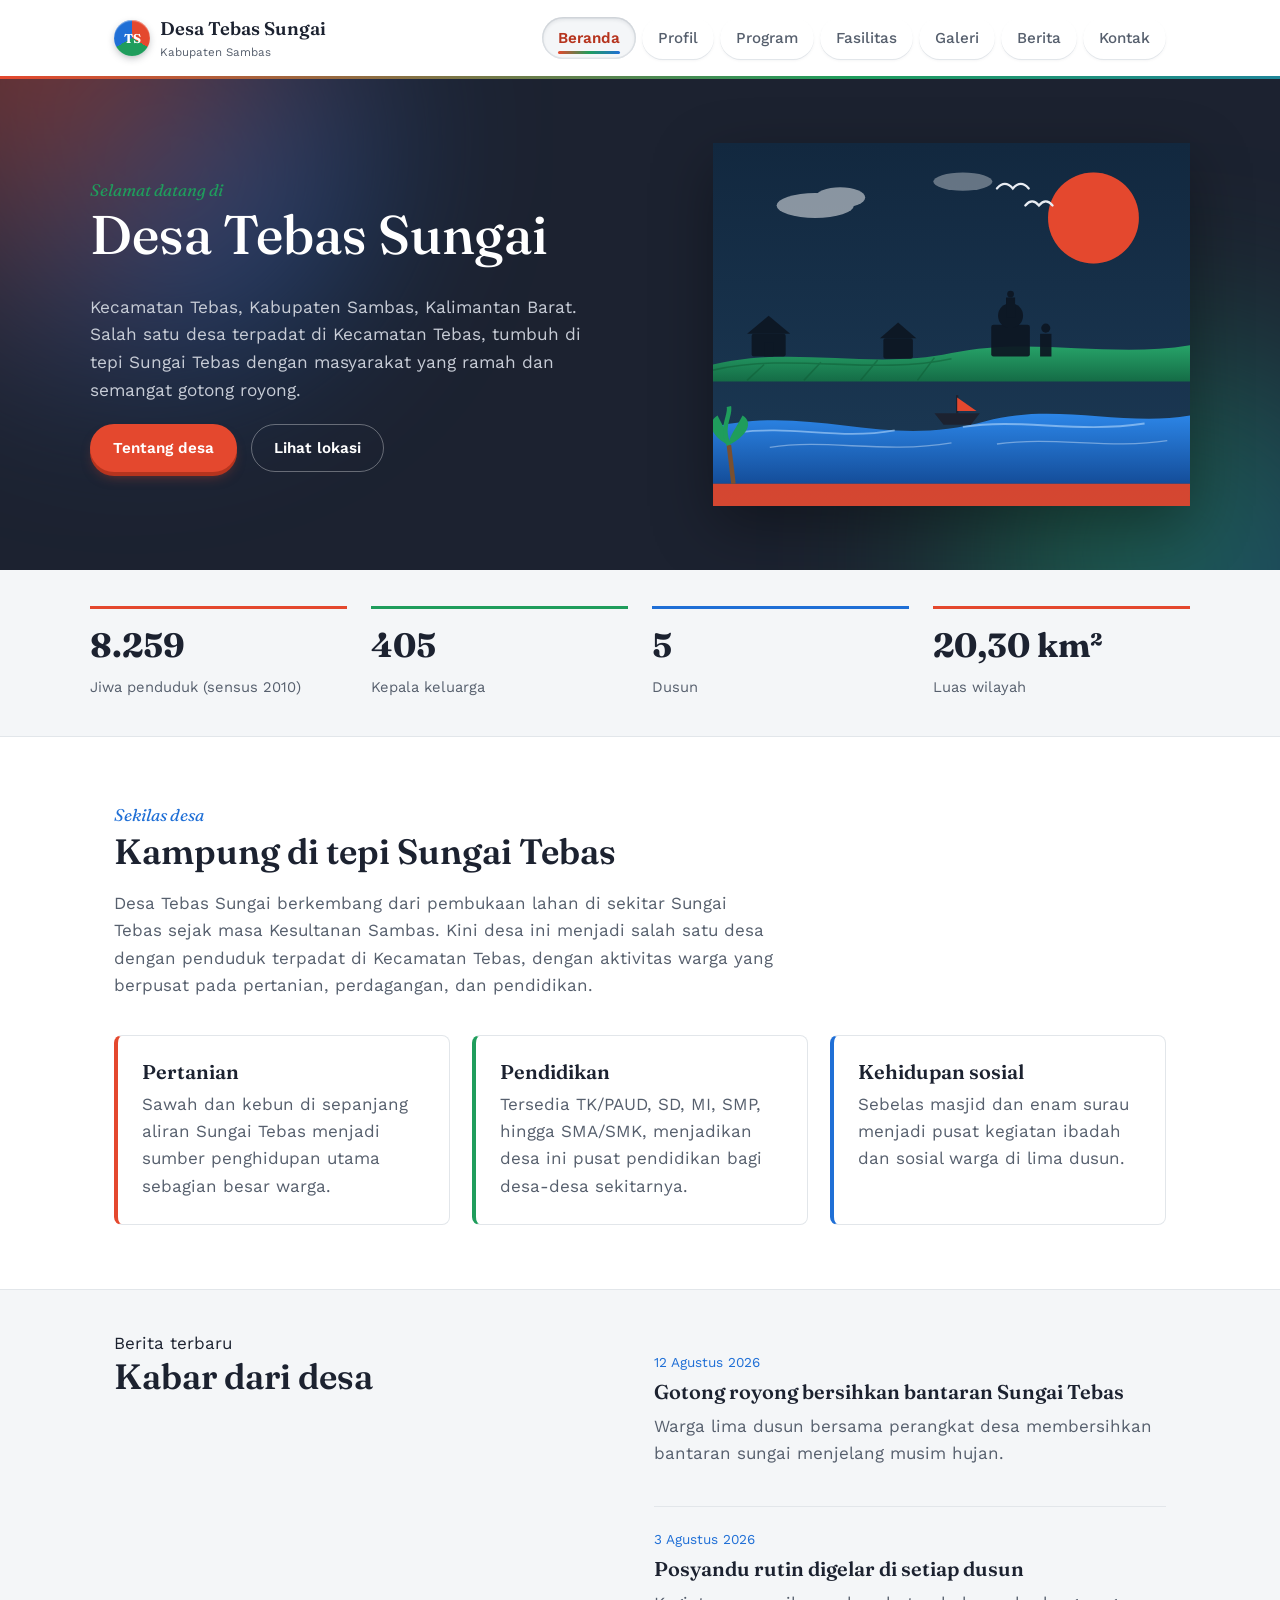
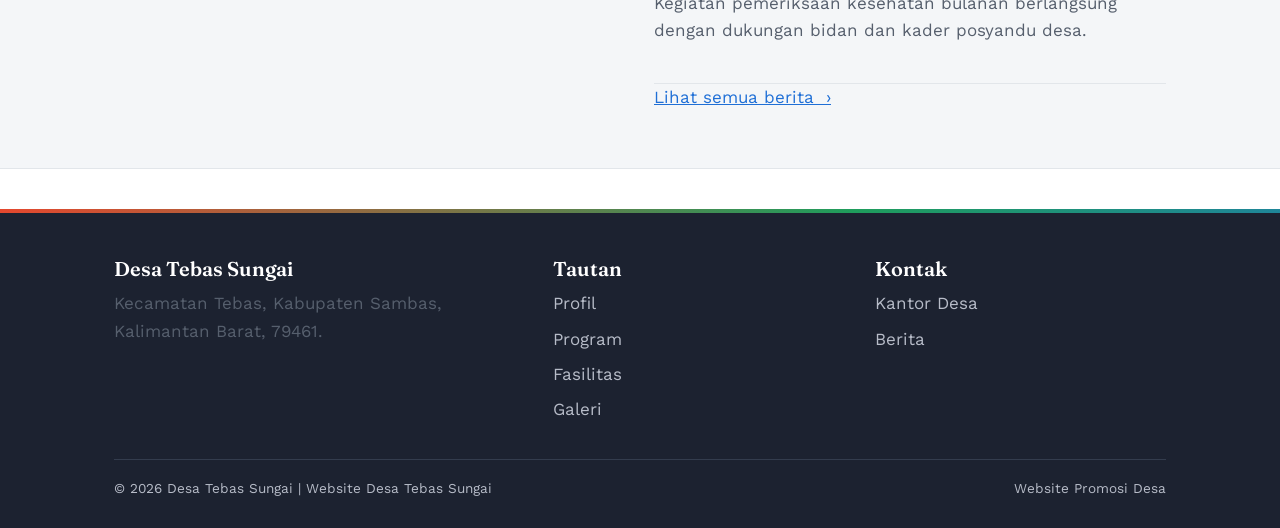
<file: index.html>
<!DOCTYPE html>
<html lang="id">
<head>
<meta charset="UTF-8">
<meta name="viewport" content="width=device-width, initial-scale=1.0">
<title>Beranda | Desa Tebas Sungai</title>
<meta name="description" content="Website resmi promosi Desa Tebas Sungai, Kecamatan Tebas, Kabupaten Sambas, Kalimantan Barat.">
<link rel="preconnect" href="https://fonts.googleapis.com">
<link href="https://fonts.googleapis.com/css2?family=Fraunces:ital,wght@0,500;0,600;1,500&family=Work+Sans:wght@400;500;600&display=swap" rel="stylesheet">
<link rel="stylesheet" href="style.css">
</head>
<body>

<nav class="site-nav">
  <div class="wrap">
    <a class="brand" href="index.html">
      <span class="brand-mark">TS</span>
      <span>Desa Tebas Sungai<small>Kabupaten Sambas</small></span>
    </a>
    <button class="nav-toggle" aria-label="Buka menu" aria-expanded="false"><span></span></button>
    <ul class="nav-links">
      <li><a href="index.html" aria-current="page">Beranda</a></li>
      <li><a href="profil.html">Profil</a></li>
      <li><a href="program.html">Program</a></li>
      <li><a href="fasilitas.html">Fasilitas</a></li>
      <li><a href="galeri.html">Galeri</a></li>
      <li><a href="berita.html">Berita</a></li>
      <li><a href="kontak.html">Kontak</a></li>
    </ul>
  </div>
</nav>

<header class="hero">
  <div class="wrap hero-inner">
    <div class="hero-text">
      <span class="hero-eyebrow">Selamat datang di</span>
      <h1>Desa Tebas Sungai</h1>
      <p>Kecamatan Tebas, Kabupaten Sambas, Kalimantan Barat. Salah satu desa terpadat di Kecamatan Tebas, tumbuh di tepi Sungai Tebas dengan masyarakat yang ramah dan semangat gotong royong.</p>
      <div class="hero-actions">
        <a class="btn btn-red" href="profil.html">Tentang desa</a>
        <a class="btn btn-outline" href="kontak.html">Lihat lokasi</a>
      </div>
    </div>
    <div class="hero-art" aria-hidden="true">
      <svg viewBox="0 0 420 320" xmlns="http://www.w3.org/2000/svg" role="img" aria-label="Ilustrasi Sungai Tebas, sawah, rumah panggung dan masjid desa">
        <defs>
          <linearGradient id="skyGrad" x1="0" y1="0" x2="0" y2="1">
            <stop offset="0%" stop-color="#12283f"/>
            <stop offset="100%" stop-color="#1c3a56"/>
          </linearGradient>
          <linearGradient id="riverGrad" x1="0" y1="0" x2="0" y2="1">
            <stop offset="0%" stop-color="#2c86e8"/>
            <stop offset="100%" stop-color="#144d99"/>
          </linearGradient>
          <linearGradient id="fieldGrad" x1="0" y1="0" x2="0" y2="1">
            <stop offset="0%" stop-color="#28b06c"/>
            <stop offset="100%" stop-color="#147245"/>
          </linearGradient>
        </defs>

        <rect x="0" y="0" width="420" height="320" fill="url(#skyGrad)"/>

        <!-- matahari berdenyut -->
        <circle class="sun-glow" cx="335" cy="66" r="40" fill="#e4482e"/>
        <circle class="sun-glow" cx="335" cy="66" r="40" fill="#e4482e" opacity="0.25" r="56"/>

        <!-- awan bergeser pelan -->
        <g class="cloud-drift" opacity="0.5">
          <ellipse cx="90" cy="55" rx="34" ry="11" fill="#ffffff"/>
          <ellipse cx="112" cy="48" rx="22" ry="9" fill="#ffffff"/>
        </g>
        <g class="cloud-drift2" opacity="0.35">
          <ellipse cx="220" cy="34" rx="26" ry="8" fill="#ffffff"/>
        </g>

        <!-- burung terbang -->
        <g class="bird-flap" stroke="#e9edf3" stroke-width="2" fill="none" stroke-linecap="round">
          <path d="M250 40 q7 -8 14 0 q7 -8 14 0"/>
        </g>
        <g class="bird-flap2" stroke="#e9edf3" stroke-width="2" fill="none" stroke-linecap="round">
          <path d="M275 55 q6 -7 12 0 q6 -7 12 0"/>
        </g>

        <!-- perbukitan & sawah jauh -->
        <path d="M0 195 C 70 178, 140 200, 210 185 C 280 170, 350 190, 420 178 L420 210 L0 210 Z" fill="url(#fieldGrad)" opacity="0.9"/>

        <!-- garis petak sawah -->
        <g stroke="#0f5b34" stroke-width="1.4" opacity="0.5">
          <path d="M0 200 C 70 184, 140 205, 210 190" fill="none"/>
          <path d="M30 209 L45 195 M80 209 L95 193 M130 209 L145 191 M180 209 L195 189" />
        </g>

        <!-- rumah panggung & masjid siluet di tepi sungai -->
        <g fill="#0d1622" opacity="0.92">
          <rect x="34" y="168" width="30" height="20" rx="2"/>
          <polygon points="30,168 49,152 68,168"/>
          <rect x="45" y="176" width="8" height="12"/>
          <rect x="150" y="172" width="26" height="18" rx="2"/>
          <polygon points="147,172 163,158 179,172"/>
          <!-- masjid: kubah & menara -->
          <rect x="245" y="160" width="34" height="28" rx="2"/>
          <circle cx="262" cy="152" r="11"/>
          <rect x="258" y="136" width="8" height="18"/>
          <circle cx="262" cy="133" r="3"/>
          <rect x="288" y="168" width="10" height="20"/>
          <circle cx="293" cy="163" r="4"/>
        </g>

        <!-- sungai dengan riak berkilau -->
        <path d="M0 250 C 90 230, 150 270, 240 245 C 300 228, 360 250, 420 240 L420 300 L0 300 Z" fill="url(#riverGrad)"/>
        <g class="water-shimmer" stroke="#bfe0ff" stroke-width="1.6" opacity="0.55" fill="none">
          <path d="M20 255 C 70 248, 110 262, 160 253"/>
          <path d="M220 250 C 270 242, 320 256, 380 247"/>
        </g>
        <g class="water-shimmer2" stroke="#eaf5ff" stroke-width="1.2" opacity="0.4" fill="none">
          <path d="M50 268 C 100 260, 150 274, 210 264"/>
          <path d="M250 265 C 300 258, 350 270, 400 262"/>
        </g>

        <!-- perahu kecil terombang-ambing -->
        <g class="boat-bob">
          <path d="M195 238 L235 238 L227 248 L203 248 Z" fill="#1c2230"/>
          <line x1="215" y1="238" x2="215" y2="222" stroke="#1c2230" stroke-width="2"/>
          <path d="M215 224 L232 236 L215 236 Z" fill="#e4482e"/>
        </g>

        <!-- tanah / jalan desa -->
        <path d="M0 300 L420 300 L420 320 L0 320 Z" fill="#e4482e" opacity="0.92"/>

        <!-- pohon kelapa bergoyang di tepi -->
        <g class="leaf-sway">
          <line x1="18" y1="300" x2="14" y2="266" stroke="#7a5030" stroke-width="4"/>
          <path d="M14 266 C -2 258, -6 246, 4 240 C 10 252, 14 258, 14 266 Z" fill="#1f9d5c"/>
          <path d="M14 266 C 30 258, 36 246, 26 240 C 20 252, 14 258, 14 266 Z" fill="#1f9d5c"/>
          <path d="M14 266 C 6 250, 16 240, 14 232" fill="none" stroke="#1f9d5c" stroke-width="4"/>
        </g>
      </svg>
    </div>
  </div>
</header>

<section class="stats">
  <div class="wrap stats-grid">
    <div class="stat"><b data-count="8259">0</b><span>Jiwa penduduk (sensus 2010)</span></div>
    <div class="stat"><b data-count="405">0</b><span>Kepala keluarga</span></div>
    <div class="stat"><b data-count="5">0</b><span>Dusun</span></div>
    <div class="stat"><b data-count="20,30" data-suffix=" km²">0</b><span>Luas wilayah</span></div>
  </div>
</section>

<section class="block">
  <div class="wrap">
    <div class="section-head">
      <span class="kicker">Sekilas desa</span>
      <h2>Kampung di tepi Sungai Tebas</h2>
      <p>Desa Tebas Sungai berkembang dari pembukaan lahan di sekitar Sungai Tebas sejak masa Kesultanan Sambas. Kini desa ini menjadi salah satu desa dengan penduduk terpadat di Kecamatan Tebas, dengan aktivitas warga yang berpusat pada pertanian, perdagangan, dan pendidikan.</p>
    </div>
    <div class="grid-3">
      <div class="card">
        <h3>Pertanian</h3>
        <p>Sawah dan kebun di sepanjang aliran Sungai Tebas menjadi sumber penghidupan utama sebagian besar warga.</p>
      </div>
      <div class="card">
        <h3>Pendidikan</h3>
        <p>Tersedia TK/PAUD, SD, MI, SMP, hingga SMA/SMK, menjadikan desa ini pusat pendidikan bagi desa-desa sekitarnya.</p>
      </div>
      <div class="card">
        <h3>Kehidupan sosial</h3>
        <p>Sebelas masjid dan enam surau menjadi pusat kegiatan ibadah dan sosial warga di lima dusun.</p>
      </div>
    </div>
  </div>
</section>

<section class="block tight" style="background:var(--paper-tint); border-top:1px solid var(--line); border-bottom:1px solid var(--line);">
  <div class="wrap grid-2">
    <div>
      <span class="kicker">Berita terbaru</span>
      <h2>Kabar dari desa</h2>
    </div>
    <div>
      <div class="news-item">
        <span class="news-date">12 Agustus 2026</span>
        <h3>Gotong royong bersihkan bantaran Sungai Tebas</h3>
        <p>Warga lima dusun bersama perangkat desa membersihkan bantaran sungai menjelang musim hujan.</p>
      </div>
      <div class="news-item">
        <span class="news-date">3 Agustus 2026</span>
        <h3>Posyandu rutin digelar di setiap dusun</h3>
        <p>Kegiatan pemeriksaan kesehatan bulanan berlangsung dengan dukungan bidan dan kader posyandu desa.</p>
      </div>
      <p><a href="berita.html">Lihat semua berita &nbsp;›</a></p>
    </div>
  </div>
</section>

<footer class="site-footer">
  <div class="wrap">
    <div class="footer-grid">
      <div>
        <h3>Desa Tebas Sungai</h3>
        <p>Kecamatan Tebas, Kabupaten Sambas, Kalimantan Barat, 79461.</p>
      </div>
      <div>
        <h3>Tautan</h3>
        <a href="profil.html">Profil</a>
        <a href="program.html">Program</a>
        <a href="fasilitas.html">Fasilitas</a>
        <a href="galeri.html">Galeri</a>
      </div>
      <div>
        <h3>Kontak</h3>
        <a href="kontak.html">Kantor Desa</a>
        <a href="berita.html">Berita</a>
      </div>
    </div>
    <div class="footer-bottom">
      <span>© 2026 Desa Tebas Sungai | Website Desa Tebas Sungai</span>
      <span>Website Promosi Desa</span>
    </div>
  </div>
</footer>

<script src="script.js"></script>
</body>
</html>
</file>
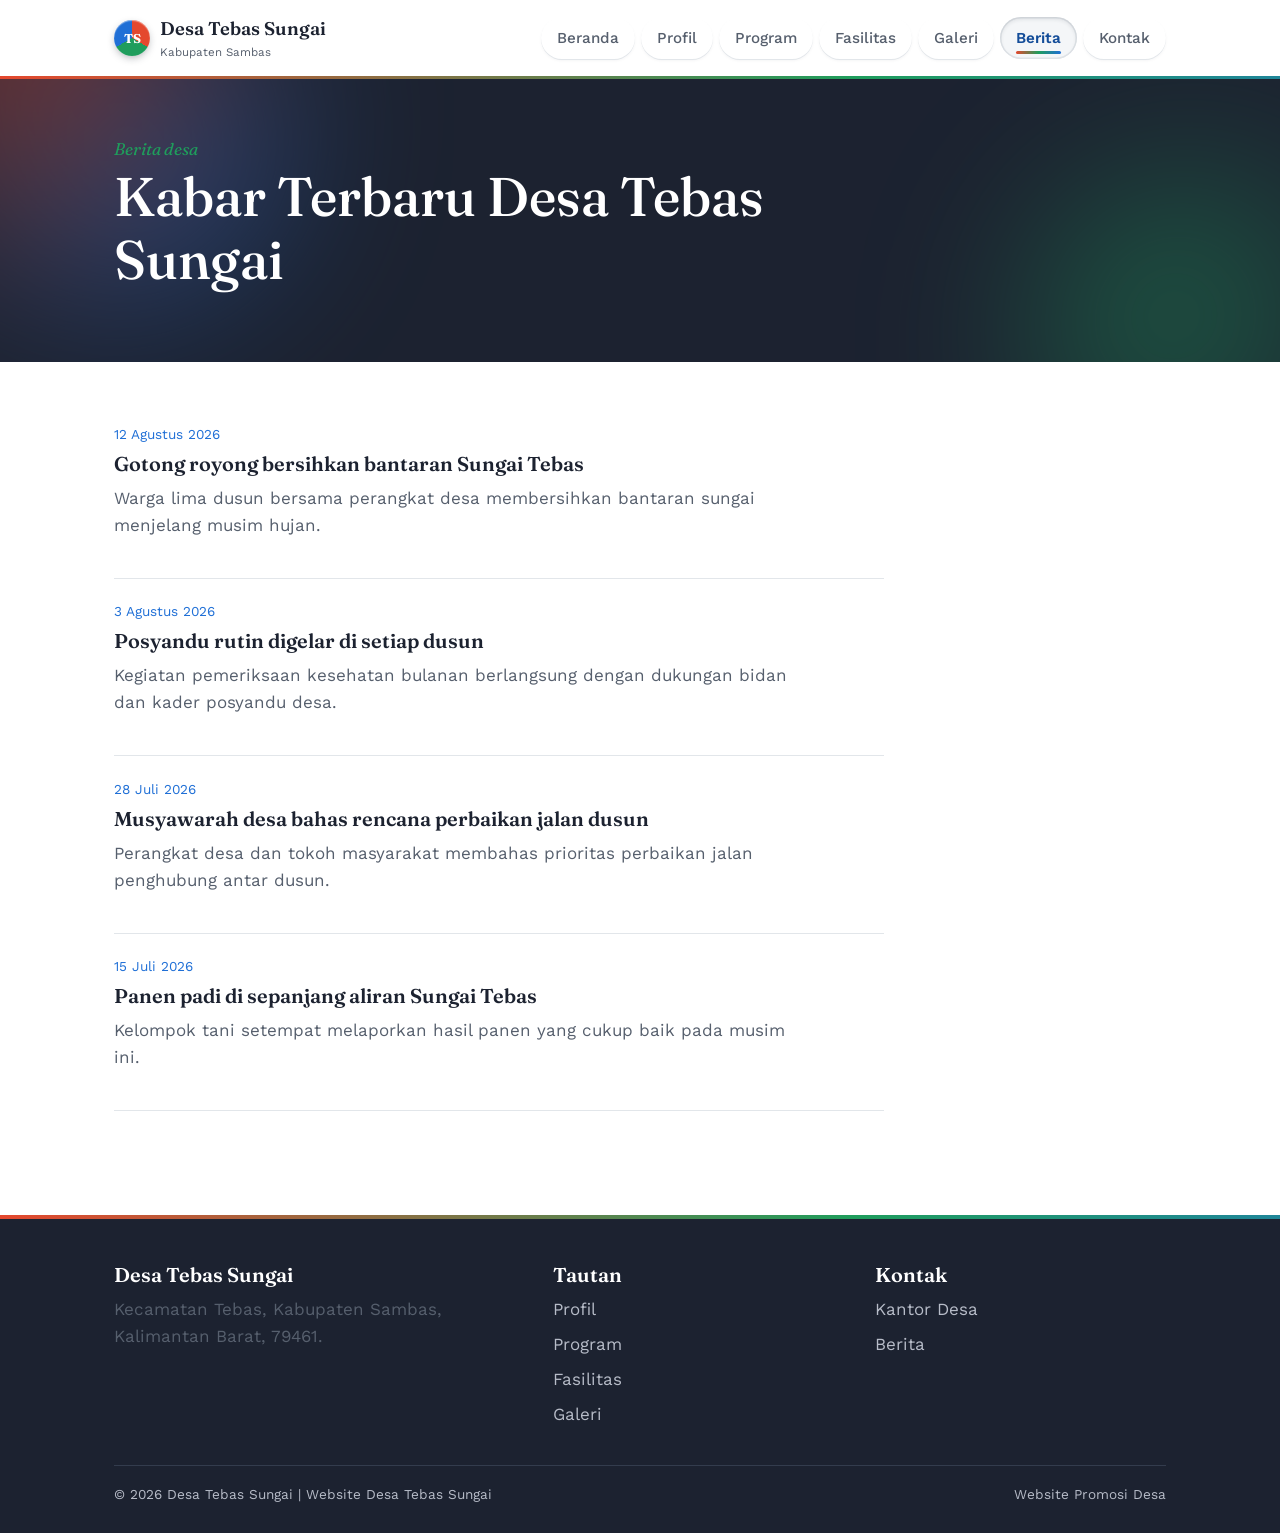
<file: berita.html>
<!DOCTYPE html>
<html lang="id">
<head>
<meta charset="UTF-8">
<meta name="viewport" content="width=device-width, initial-scale=1.0">
<title>Berita | Desa Tebas Sungai</title>
<link rel="preconnect" href="https://fonts.googleapis.com">
<link href="https://fonts.googleapis.com/css2?family=Fraunces:ital,wght@0,500;0,600;1,500&family=Work+Sans:wght@400;500;600&display=swap" rel="stylesheet">
<link rel="stylesheet" href="style.css">
</head>
<body>

<nav class="site-nav">
  <div class="wrap">
    <a class="brand" href="index.html">
      <span class="brand-mark">TS</span>
      <span>Desa Tebas Sungai<small>Kabupaten Sambas</small></span>
    </a>
    <button class="nav-toggle" aria-label="Buka menu" aria-expanded="false"><span></span></button>
    <ul class="nav-links">
      <li><a href="index.html">Beranda</a></li>
      <li><a href="profil.html">Profil</a></li>
      <li><a href="program.html">Program</a></li>
      <li><a href="fasilitas.html">Fasilitas</a></li>
      <li><a href="galeri.html">Galeri</a></li>
      <li><a href="berita.html" aria-current="page">Berita</a></li>
      <li><a href="kontak.html">Kontak</a></li>
    </ul>
  </div>
</nav>

<section class="block page-hero">
  <div class="wrap">
    <div class="section-head">
      <span class="kicker">Berita desa</span>
      <h1>Kabar Terbaru Desa Tebas Sungai</h1>
    </div>
  </div>
</section>

<section class="block" style="padding-top:40px;">
  <div class="wrap">
    <div style="max-width:70ch;">
      <div class="news-item">
        <span class="news-date">12 Agustus 2026</span>
        <h3>Gotong royong bersihkan bantaran Sungai Tebas</h3>
        <p>Warga lima dusun bersama perangkat desa membersihkan bantaran sungai menjelang musim hujan.</p>
      </div>
      <div class="news-item">
        <span class="news-date">3 Agustus 2026</span>
        <h3>Posyandu rutin digelar di setiap dusun</h3>
        <p>Kegiatan pemeriksaan kesehatan bulanan berlangsung dengan dukungan bidan dan kader posyandu desa.</p>
      </div>
      <div class="news-item">
        <span class="news-date">28 Juli 2026</span>
        <h3>Musyawarah desa bahas rencana perbaikan jalan dusun</h3>
        <p>Perangkat desa dan tokoh masyarakat membahas prioritas perbaikan jalan penghubung antar dusun.</p>
      </div>
      <div class="news-item">
        <span class="news-date">15 Juli 2026</span>
        <h3>Panen padi di sepanjang aliran Sungai Tebas</h3>
        <p>Kelompok tani setempat melaporkan hasil panen yang cukup baik pada musim ini.</p>
      </div>
    </div>
  </div>
</section>

<footer class="site-footer">
  <div class="wrap">
    <div class="footer-grid">
      <div>
        <h3>Desa Tebas Sungai</h3>
        <p>Kecamatan Tebas, Kabupaten Sambas, Kalimantan Barat, 79461.</p>
      </div>
      <div>
        <h3>Tautan</h3>
        <a href="profil.html">Profil</a>
        <a href="program.html">Program</a>
        <a href="fasilitas.html">Fasilitas</a>
        <a href="galeri.html">Galeri</a>
      </div>
      <div>
        <h3>Kontak</h3>
        <a href="kontak.html">Kantor Desa</a>
        <a href="berita.html">Berita</a>
      </div>
    </div>
    <div class="footer-bottom">
      <span>© 2026 Desa Tebas Sungai | Website Desa Tebas Sungai</span>
      <span>Website Promosi Desa</span>
    </div>
  </div>
</footer>

<script src="script.js"></script>
</body>
</html>
</file>
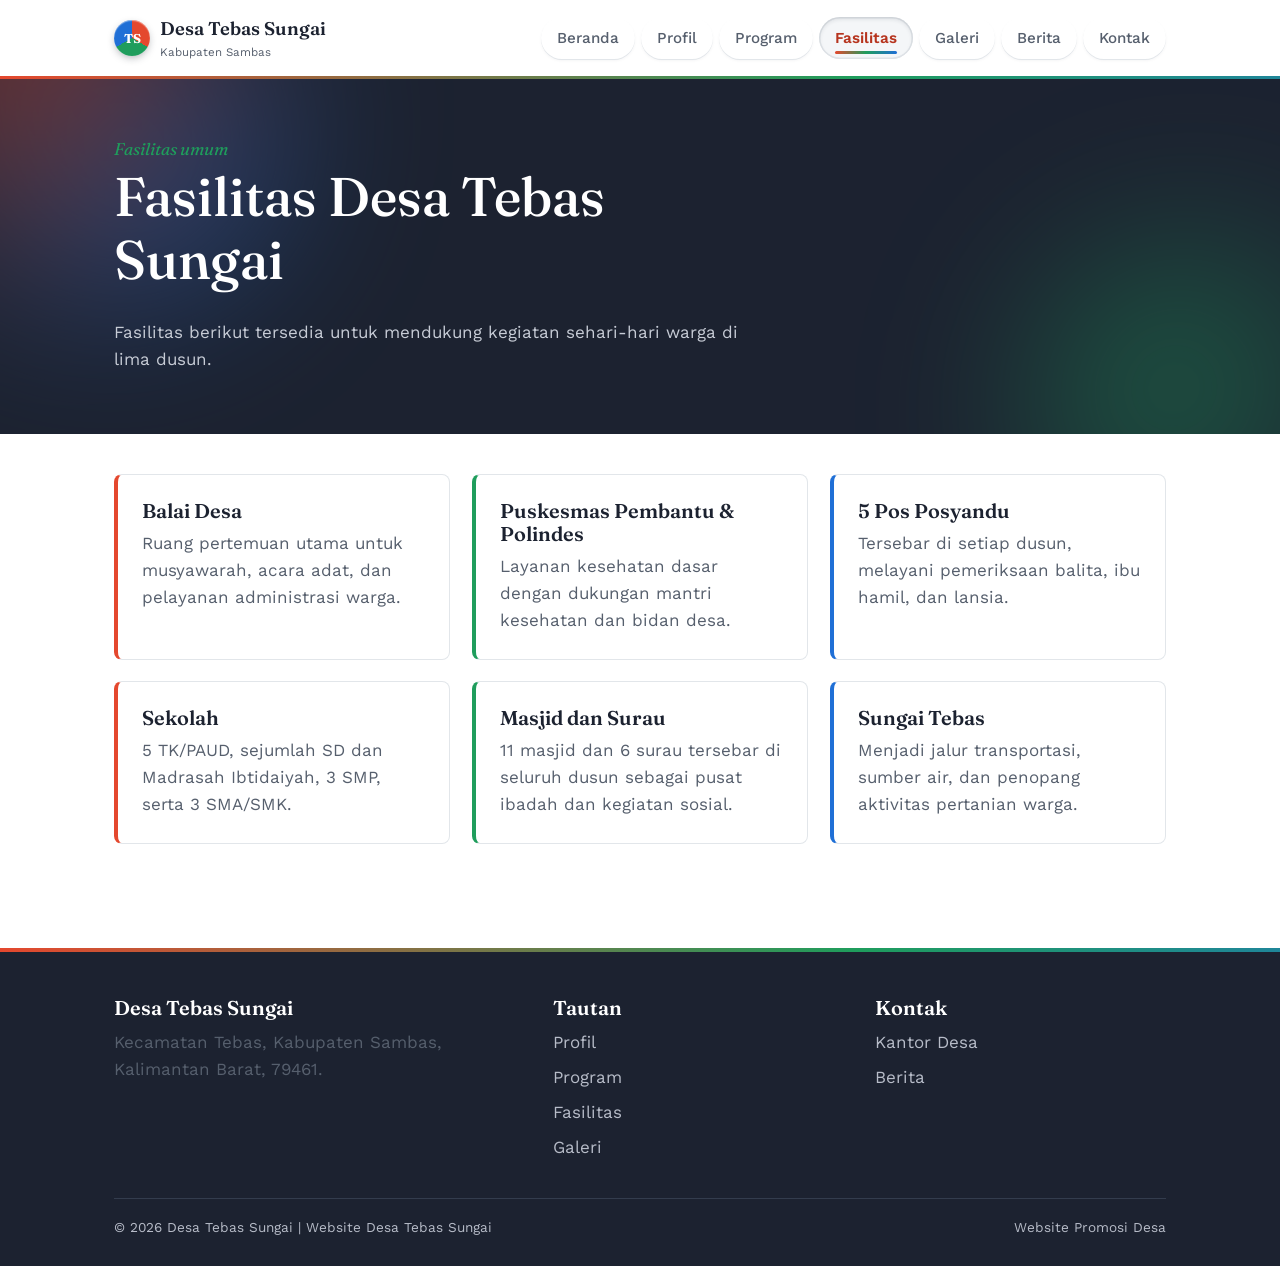
<file: fasilitas.html>
<!DOCTYPE html>
<html lang="id">
<head>
<meta charset="UTF-8">
<meta name="viewport" content="width=device-width, initial-scale=1.0">
<title>Fasilitas | Desa Tebas Sungai</title>
<link rel="preconnect" href="https://fonts.googleapis.com">
<link href="https://fonts.googleapis.com/css2?family=Fraunces:ital,wght@0,500;0,600;1,500&family=Work+Sans:wght@400;500;600&display=swap" rel="stylesheet">
<link rel="stylesheet" href="style.css">
</head>
<body>

<nav class="site-nav">
  <div class="wrap">
    <a class="brand" href="index.html">
      <span class="brand-mark">TS</span>
      <span>Desa Tebas Sungai<small>Kabupaten Sambas</small></span>
    </a>
    <button class="nav-toggle" aria-label="Buka menu" aria-expanded="false"><span></span></button>
    <ul class="nav-links">
      <li><a href="index.html">Beranda</a></li>
      <li><a href="profil.html">Profil</a></li>
      <li><a href="program.html">Program</a></li>
      <li><a href="fasilitas.html" aria-current="page">Fasilitas</a></li>
      <li><a href="galeri.html">Galeri</a></li>
      <li><a href="berita.html">Berita</a></li>
      <li><a href="kontak.html">Kontak</a></li>
    </ul>
  </div>
</nav>

<section class="block page-hero">
  <div class="wrap">
    <div class="section-head">
      <span class="kicker">Fasilitas umum</span>
      <h1>Fasilitas Desa Tebas Sungai</h1>
      <p>Fasilitas berikut tersedia untuk mendukung kegiatan sehari-hari warga di lima dusun.</p>
    </div>
  </div>
</section>

<section class="block" style="padding-top:40px;">
  <div class="wrap">
    <div class="grid-3">
      <div class="card"><h3>Balai Desa</h3><p>Ruang pertemuan utama untuk musyawarah, acara adat, dan pelayanan administrasi warga.</p></div>
      <div class="card"><h3>Puskesmas Pembantu & Polindes</h3><p>Layanan kesehatan dasar dengan dukungan mantri kesehatan dan bidan desa.</p></div>
      <div class="card"><h3>5 Pos Posyandu</h3><p>Tersebar di setiap dusun, melayani pemeriksaan balita, ibu hamil, dan lansia.</p></div>
      <div class="card"><h3>Sekolah</h3><p>5 TK/PAUD, sejumlah SD dan Madrasah Ibtidaiyah, 3 SMP, serta 3 SMA/SMK.</p></div>
      <div class="card"><h3>Masjid dan Surau</h3><p>11 masjid dan 6 surau tersebar di seluruh dusun sebagai pusat ibadah dan kegiatan sosial.</p></div>
      <div class="card"><h3>Sungai Tebas</h3><p>Menjadi jalur transportasi, sumber air, dan penopang aktivitas pertanian warga.</p></div>
    </div>
  </div>
</section>

<footer class="site-footer">
  <div class="wrap">
    <div class="footer-grid">
      <div>
        <h3>Desa Tebas Sungai</h3>
        <p>Kecamatan Tebas, Kabupaten Sambas, Kalimantan Barat, 79461.</p>
      </div>
      <div>
        <h3>Tautan</h3>
        <a href="profil.html">Profil</a>
        <a href="program.html">Program</a>
        <a href="fasilitas.html">Fasilitas</a>
        <a href="galeri.html">Galeri</a>
      </div>
      <div>
        <h3>Kontak</h3>
        <a href="kontak.html">Kantor Desa</a>
        <a href="berita.html">Berita</a>
      </div>
    </div>
    <div class="footer-bottom">
      <span>© 2026 Desa Tebas Sungai | Website Desa Tebas Sungai</span>
      <span>Website Promosi Desa</span>
    </div>
  </div>
</footer>

<script src="script.js"></script>
</body>
</html>
</file>
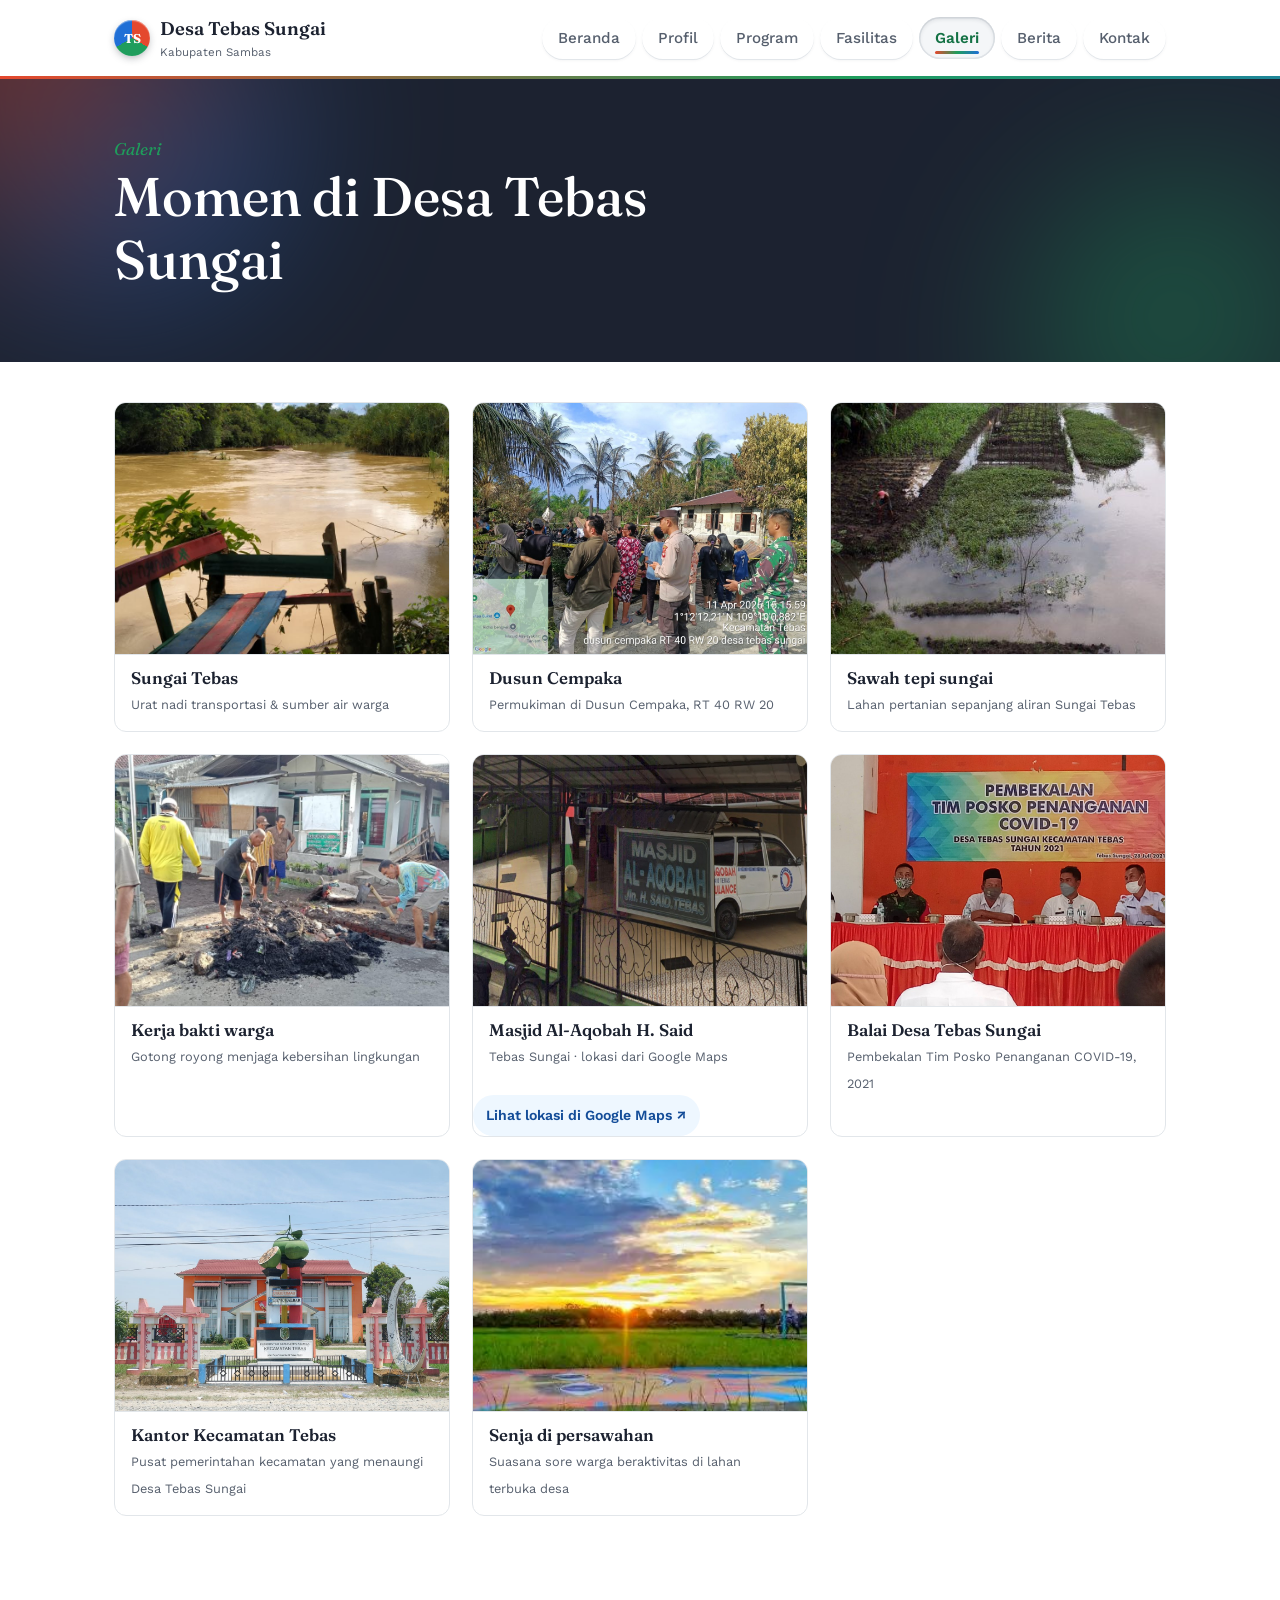
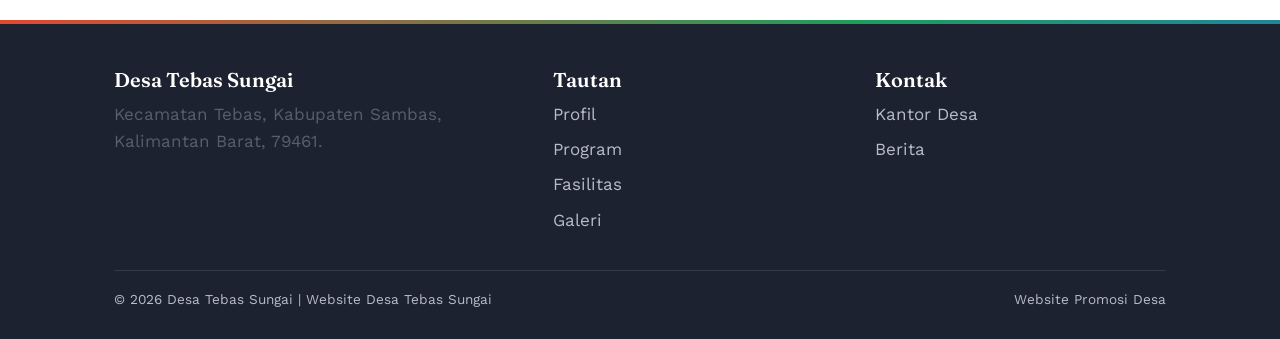
<file: galeri.html>
<!DOCTYPE html>
<html lang="id">
<head>
<meta charset="UTF-8">
<meta name="viewport" content="width=device-width, initial-scale=1.0">
<title>Galeri | Desa Tebas Sungai</title>
<link rel="preconnect" href="https://fonts.googleapis.com">
<link href="https://fonts.googleapis.com/css2?family=Fraunces:ital,wght@0,500;0,600;1,500&family=Work+Sans:wght@400;500;600&display=swap" rel="stylesheet">
<link rel="stylesheet" href="style.css">
</head>
<body>

<nav class="site-nav">
  <div class="wrap">
    <a class="brand" href="index.html">
      <span class="brand-mark">TS</span>
      <span>Desa Tebas Sungai<small>Kabupaten Sambas</small></span>
    </a>
    <button class="nav-toggle" aria-label="Buka menu" aria-expanded="false"><span></span></button>
    <ul class="nav-links">
      <li><a href="index.html">Beranda</a></li>
      <li><a href="profil.html">Profil</a></li>
      <li><a href="program.html">Program</a></li>
      <li><a href="fasilitas.html">Fasilitas</a></li>
      <li><a href="galeri.html" aria-current="page">Galeri</a></li>
      <li><a href="berita.html">Berita</a></li>
      <li><a href="kontak.html">Kontak</a></li>
    </ul>
  </div>
</nav>

<section class="block page-hero">
  <div class="wrap">
    <div class="section-head">
      <span class="kicker">Galeri</span>
      <h1>Momen di Desa Tebas Sungai</h1>
    </div>
  </div>
</section>

<section class="block" style="padding-top:40px;">
  <div class="wrap">
    <div class="grid-3">

      <figure class="gallery-scene">
        <div class="scene-frame">
          <img src="assets/foto/sungai-tebas.jpg" alt="Sungai Tebas" loading="lazy">
        </div>
        <figcaption class="scene-caption"><h3>Sungai Tebas</h3><span>Urat nadi transportasi &amp; sumber air warga</span></figcaption>
      </figure>

      <figure class="gallery-scene">
        <div class="scene-frame">
          <img src="assets/foto/dusun-cempaka.jpg" alt="Dusun Cempaka" loading="lazy">
        </div>
        <figcaption class="scene-caption"><h3>Dusun Cempaka</h3><span>Permukiman di Dusun Cempaka, RT 40 RW 20</span></figcaption>
      </figure>

      <figure class="gallery-scene">
        <div class="scene-frame">
          <img src="assets/foto/sawah-tepi-sungai.jpg" alt="Sawah tepi sungai" loading="lazy">
        </div>
        <figcaption class="scene-caption"><h3>Sawah tepi sungai</h3><span>Lahan pertanian sepanjang aliran Sungai Tebas</span></figcaption>
      </figure>

      <figure class="gallery-scene">
        <div class="scene-frame">
          <img src="assets/foto/kerja-bakti-warga.jpg" alt="Kerja bakti warga" loading="lazy">
        </div>
        <figcaption class="scene-caption"><h3>Kerja bakti warga</h3><span>Gotong royong menjaga kebersihan lingkungan</span></figcaption>
      </figure>

      <figure class="gallery-scene">
        <div class="scene-frame">
          <img src="assets/foto/masjid-desa.jpg" alt="Masjid Al-Aqobah H. Said, Tebas Sungai" loading="lazy">
        </div>
        <figcaption class="scene-caption"><h3>Masjid Al-Aqobah H. Said</h3><span>Tebas Sungai · lokasi dari Google Maps</span></figcaption>
        <a class="gallery-map-link" href="https://maps.app.goo.gl/3LnU4QZ1AEUFH3XHA" target="_blank" rel="noopener">Lihat lokasi di Google Maps ↗</a>
      </figure>

      <figure class="gallery-scene">
        <div class="scene-frame">
          <img src="assets/foto/balai-desa-tebas-sungai.jpg" alt="Balai Desa Tebas Sungai" loading="lazy">
        </div>
        <figcaption class="scene-caption"><h3>Balai Desa Tebas Sungai</h3><span>Pembekalan Tim Posko Penanganan COVID-19, 2021</span></figcaption>
      </figure>

      <figure class="gallery-scene">
        <div class="scene-frame">
          <img src="assets/foto/kantor-kecamatan-tebas.jpg" alt="Kantor Kecamatan Tebas" loading="lazy">
        </div>
        <figcaption class="scene-caption"><h3>Kantor Kecamatan Tebas</h3><span>Pusat pemerintahan kecamatan yang menaungi Desa Tebas Sungai</span></figcaption>
      </figure>

      <figure class="gallery-scene">
        <div class="scene-frame">
          <img src="assets/foto/senja-sawah.jpg" alt="Senja di area persawahan" loading="lazy">
        </div>
        <figcaption class="scene-caption"><h3>Senja di persawahan</h3><span>Suasana sore warga beraktivitas di lahan terbuka desa</span></figcaption>
      </figure>

    </div>

  </div>
</section>

<footer class="site-footer">
  <div class="wrap">
    <div class="footer-grid">
      <div>
        <h3>Desa Tebas Sungai</h3>
        <p>Kecamatan Tebas, Kabupaten Sambas, Kalimantan Barat, 79461.</p>
      </div>
      <div>
        <h3>Tautan</h3>
        <a href="profil.html">Profil</a>
        <a href="program.html">Program</a>
        <a href="fasilitas.html">Fasilitas</a>
        <a href="galeri.html">Galeri</a>
      </div>
      <div>
        <h3>Kontak</h3>
        <a href="kontak.html">Kantor Desa</a>
        <a href="berita.html">Berita</a>
      </div>
    </div>
    <div class="footer-bottom">
      <span>© 2026 Desa Tebas Sungai | Website Desa Tebas Sungai</span>
      <span>Website Promosi Desa</span>
    </div>
  </div>
</footer>

<script src="script.js"></script>
</body>
</html>
</file>
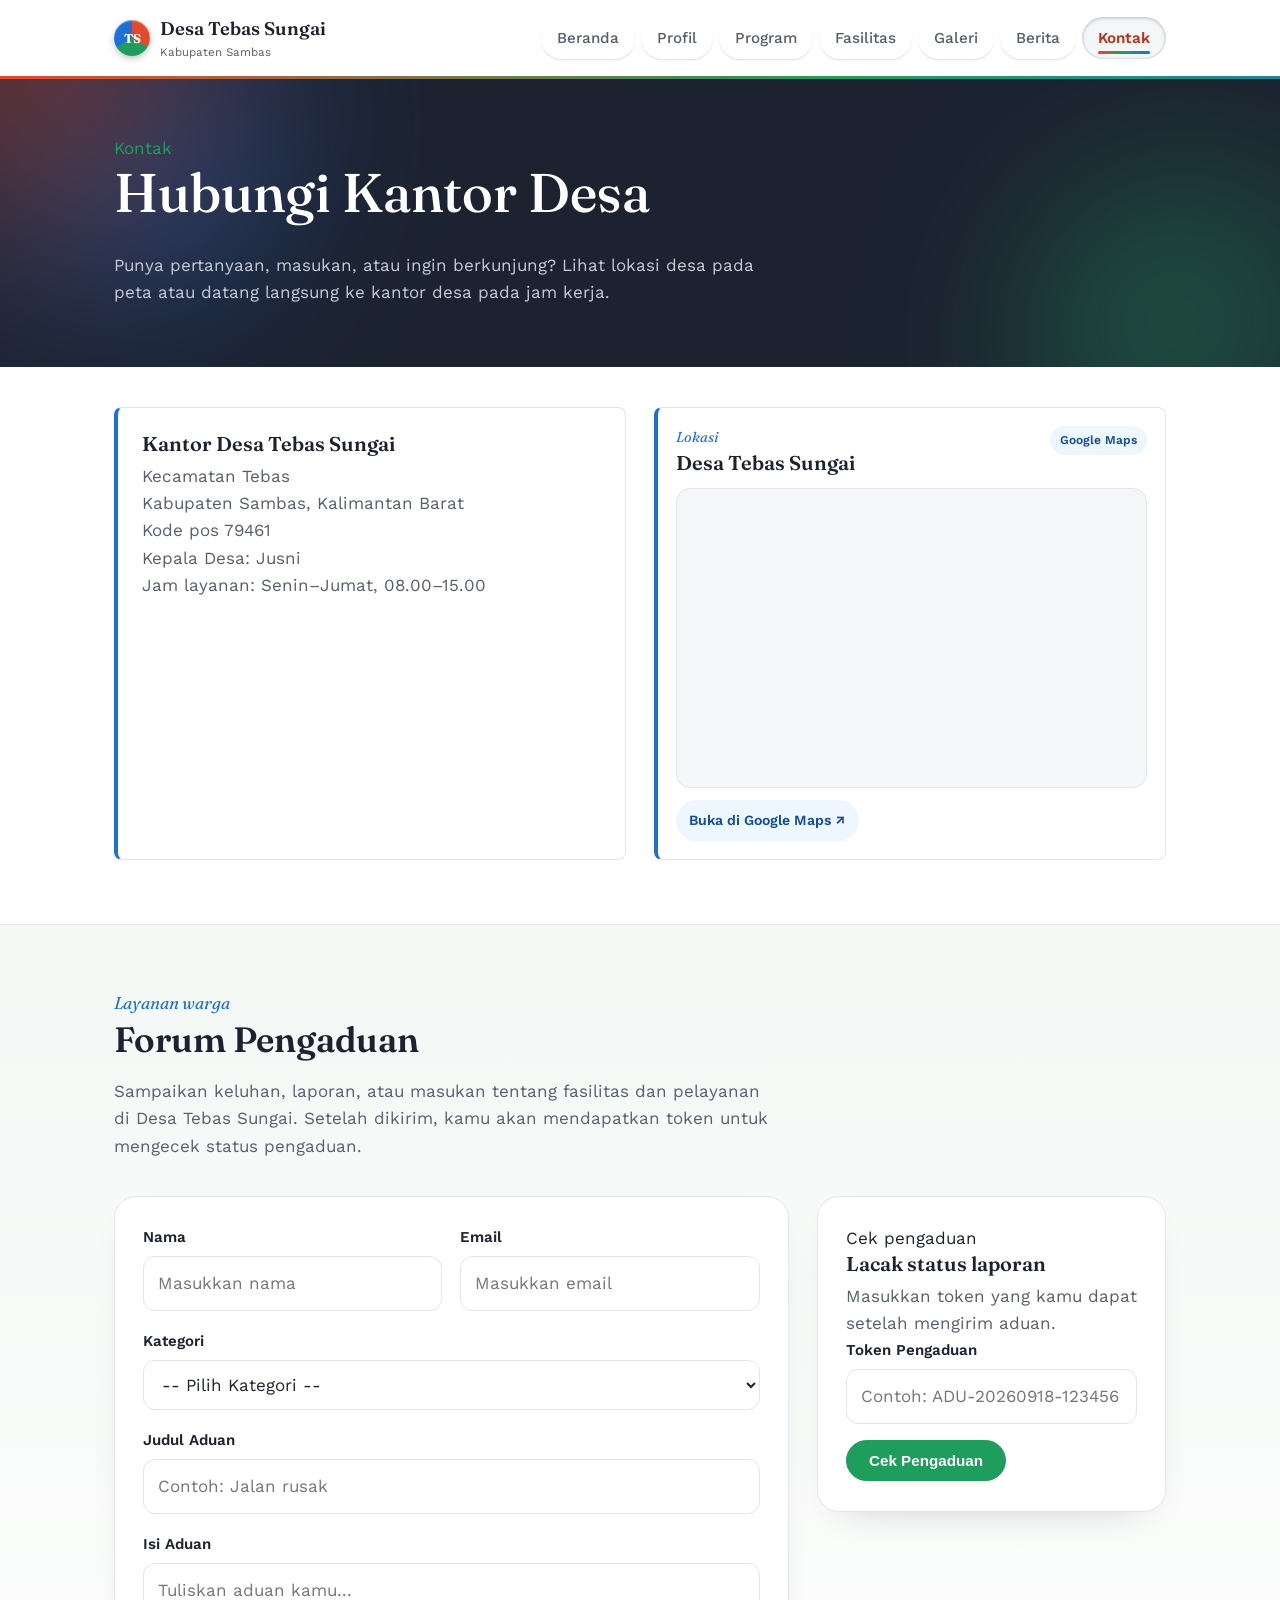
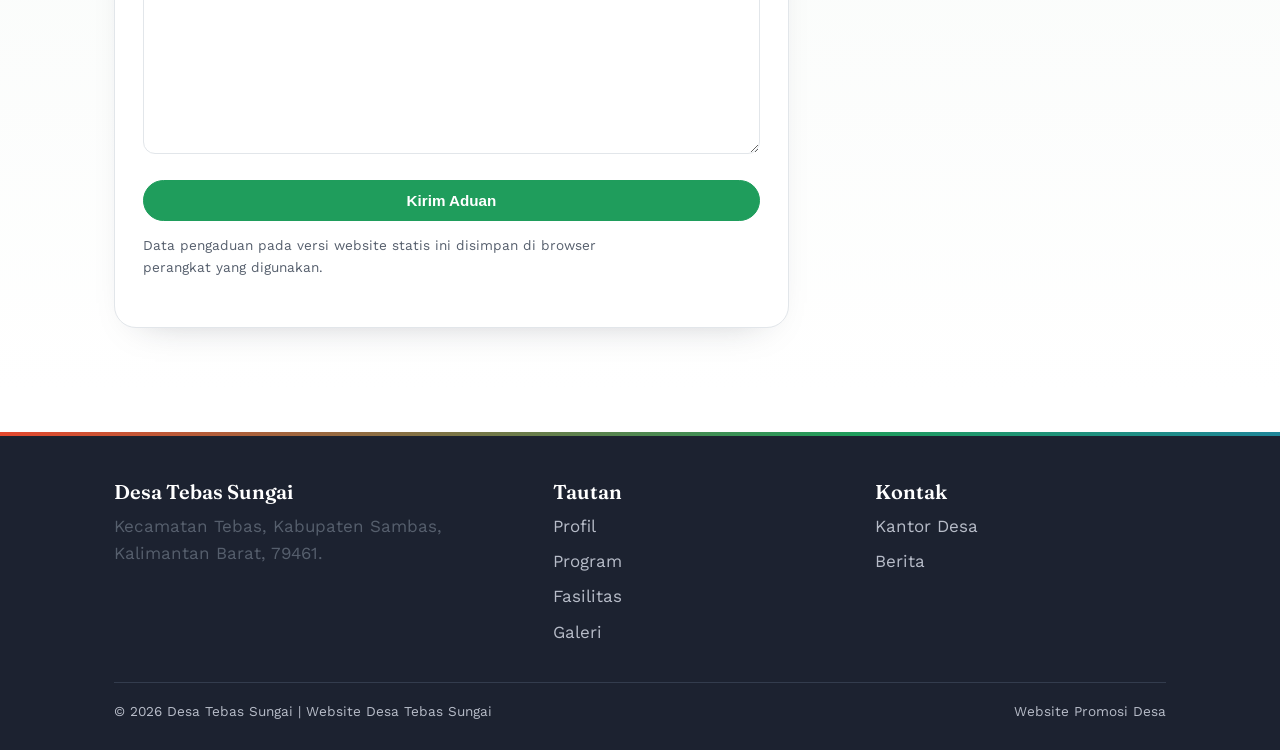
<file: kontak.html>
<!DOCTYPE html>
<html lang="id">
<head>
<meta charset="UTF-8">
<meta name="viewport" content="width=device-width, initial-scale=1.0">
<title>Kontak | Desa Tebas Sungai</title>
<link rel="preconnect" href="https://fonts.googleapis.com">
<link href="https://fonts.googleapis.com/css2?family=Fraunces:ital,wght@0,500;0,600;1,500&family=Work+Sans:wght@400;500;600&display=swap" rel="stylesheet">
<link rel="stylesheet" href="style.css">
</head>
<body>

<nav class="site-nav">
  <div class="wrap">
    <a class="brand" href="index.html">
      <span class="brand-mark">TS</span>
      <span>Desa Tebas Sungai<small>Kabupaten Sambas</small></span>
    </a>
    <button class="nav-toggle" aria-label="Buka menu" aria-expanded="false"><span></span></button>
    <ul class="nav-links">
      <li><a href="index.html">Beranda</a></li>
      <li><a href="profil.html">Profil</a></li>
      <li><a href="program.html">Program</a></li>
      <li><a href="fasilitas.html">Fasilitas</a></li>
      <li><a href="galeri.html">Galeri</a></li>
      <li><a href="berita.html">Berita</a></li>
      <li><a href="kontak.html" aria-current="page">Kontak</a></li>
    </ul>
  </div>
</nav>

<section class="block page-hero">
  <div class="wrap">
    <span class="kicker">Kontak</span>
    <h1>Hubungi Kantor Desa</h1>
    <p>Punya pertanyaan, masukan, atau ingin berkunjung? Lihat lokasi desa pada peta atau datang langsung ke kantor desa pada jam kerja.</p>
  </div>
</section>

<section class="block" style="padding-top:40px;">
  <div class="wrap grid-2 contact-location-grid">
    <div>
      <div class="card contact-info-card">
        <h3>Kantor Desa Tebas Sungai</h3>
        <p>Kecamatan Tebas<br>Kabupaten Sambas, Kalimantan Barat<br>Kode pos 79461</p>
        <p>Kepala Desa: Jusni</p>
        <p>Jam layanan: Senin–Jumat, 08.00–15.00</p>
      </div>
    </div>

    <div class="card map-card">
      <div class="map-card-head">
        <div>
          <span class="kicker">Lokasi</span>
          <h3>Desa Tebas Sungai</h3>
        </div>
        <span class="map-badge">Google Maps</span>
      </div>
      <div class="map-frame">
        <iframe
          src="https://www.google.com/maps?q=1.2060,109.1679&z=14&output=embed"
          title="Peta Desa Tebas Sungai, Kecamatan Tebas, Kabupaten Sambas"
          loading="lazy"
          referrerpolicy="no-referrer-when-downgrade"
          allowfullscreen>
        </iframe>
      </div>
      <a class="gallery-map-link" href="https://www.google.com/maps/search/?api=1&query=1.2060,109.1679" target="_blank" rel="noopener noreferrer">Buka di Google Maps ↗</a>
    </div>
  </div>
</section>

<section class="block complaint-section" id="pengaduan">
  <div class="wrap">
    <div class="section-head">
      <span class="kicker">Layanan warga</span>
      <h2>Forum Pengaduan</h2>
      <p>Sampaikan keluhan, laporan, atau masukan tentang fasilitas dan pelayanan di Desa Tebas Sungai. Setelah dikirim, kamu akan mendapatkan token untuk mengecek status pengaduan.</p>
    </div>

    <div class="complaint-layout">
      <form class="complaint-form" id="complaintForm">
        <div class="form-grid-2">
          <div>
            <label for="aduanNama">Nama</label>
            <input id="aduanNama" name="nama" type="text" placeholder="Masukkan nama" required>
          </div>
          <div>
            <label for="aduanEmail">Email</label>
            <input id="aduanEmail" name="email" type="email" placeholder="Masukkan email" required>
          </div>
        </div>
        <div>
          <label for="aduanKategori">Kategori</label>
          <select id="aduanKategori" name="kategori" required>
            <option value="">-- Pilih Kategori --</option>
            <option>Infrastruktur / Jalan</option>
            <option>Kebersihan &amp; Lingkungan</option>
            <option>Pelayanan Desa</option>
            <option>Fasilitas Umum</option>
            <option>Keamanan &amp; Ketertiban</option>
            <option>Lainnya</option>
          </select>
        </div>
        <div>
          <label for="aduanJudul">Judul Aduan</label>
          <input id="aduanJudul" name="judul" type="text" placeholder="Contoh: Jalan rusak" required>
        </div>
        <div>
          <label for="aduanIsi">Isi Aduan</label>
          <textarea id="aduanIsi" name="isi" rows="6" placeholder="Tuliskan aduan kamu..." required></textarea>
        </div>
        <button class="btn btn-green" type="submit">Kirim Aduan</button>
        <p class="form-note">Data pengaduan pada versi website statis ini disimpan di browser perangkat yang digunakan.</p>
        <div class="form-result" id="complaintResult" role="status" aria-live="polite"></div>
      </form>

      <div class="complaint-check card">
        <span class="kicker">Cek pengaduan</span>
        <h3>Lacak status laporan</h3>
        <p>Masukkan token yang kamu dapat setelah mengirim aduan.</p>
        <label for="aduanToken">Token Pengaduan</label>
        <input id="aduanToken" type="text" placeholder="Contoh: ADU-20260918-123456">
        <button class="btn btn-green" id="checkComplaint" type="button">Cek Pengaduan</button>
        <div class="form-result" id="checkResult" role="status" aria-live="polite"></div>
      </div>
    </div>
  </div>
</section>

<footer class="site-footer">
  <div class="wrap">
    <div class="footer-grid">
      <div>
        <h3>Desa Tebas Sungai</h3>
        <p>Kecamatan Tebas, Kabupaten Sambas, Kalimantan Barat, 79461.</p>
      </div>
      <div>
        <h3>Tautan</h3>
        <a href="profil.html">Profil</a>
        <a href="program.html">Program</a>
        <a href="fasilitas.html">Fasilitas</a>
        <a href="galeri.html">Galeri</a>
      </div>
      <div>
        <h3>Kontak</h3>
        <a href="kontak.html">Kantor Desa</a>
        <a href="berita.html">Berita</a>
      </div>
    </div>
    <div class="footer-bottom">
      <span>© 2026 Desa Tebas Sungai | Website Desa Tebas Sungai</span>
      <span>Website Promosi Desa</span>
    </div>
  </div>
</footer>

<script src="script.js"></script>
</body>
</html>
</file>
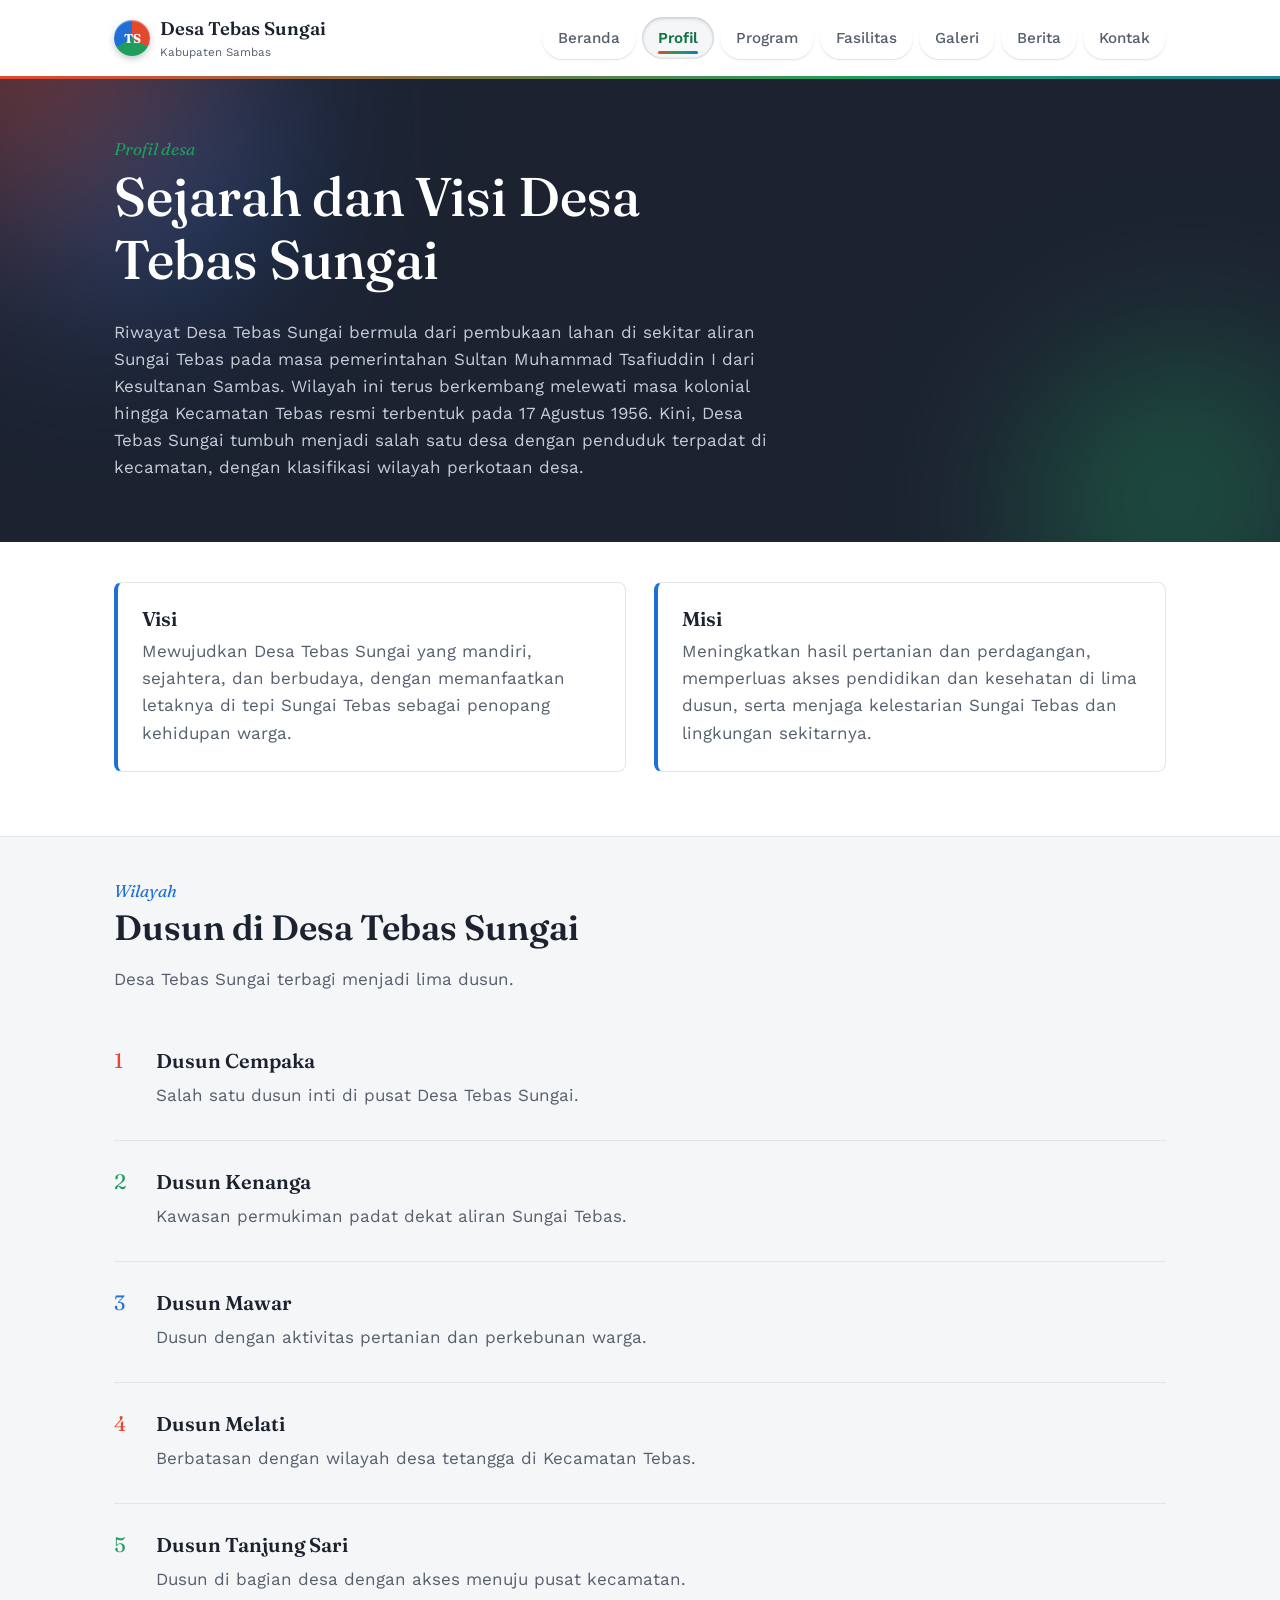
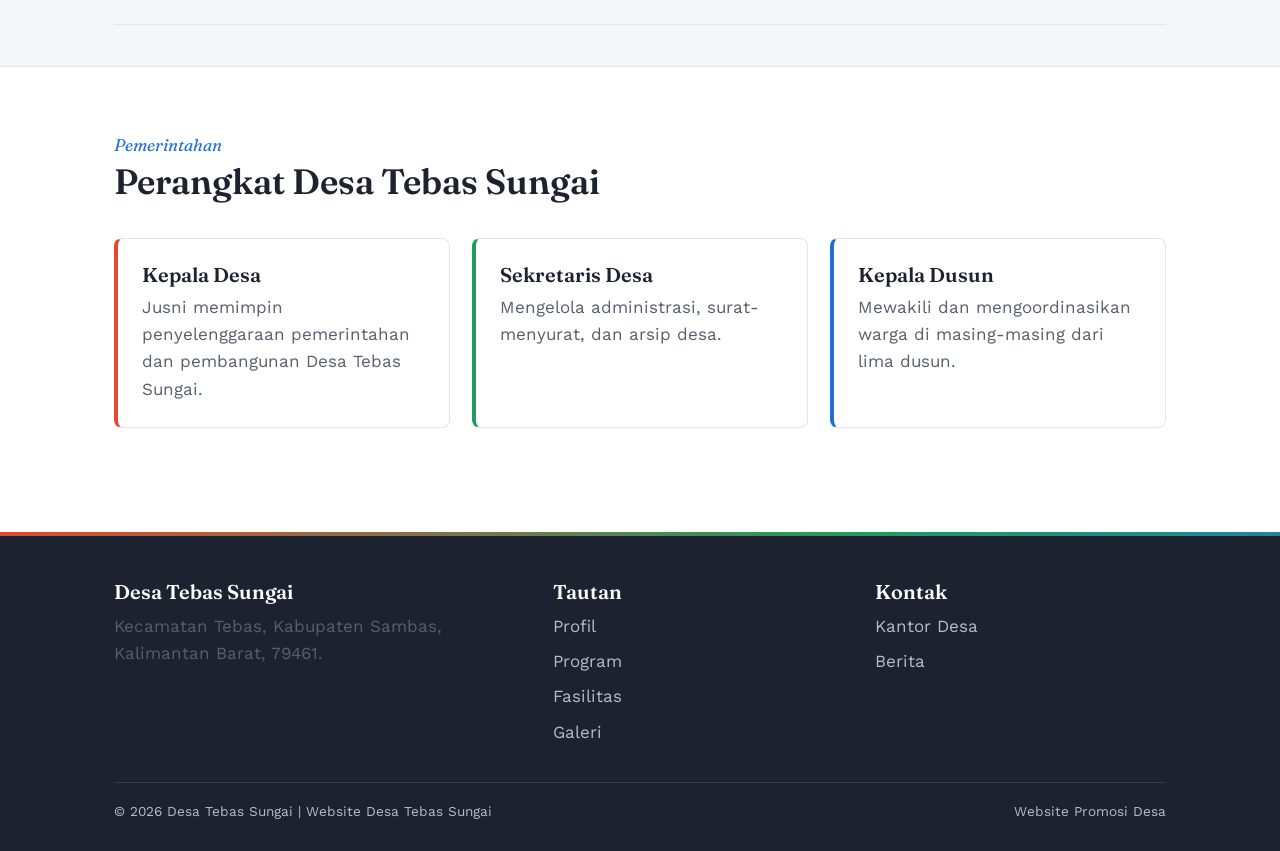
<file: profil.html>
<!DOCTYPE html>
<html lang="id">
<head>
<meta charset="UTF-8">
<meta name="viewport" content="width=device-width, initial-scale=1.0">
<title>Profil | Desa Tebas Sungai</title>
<link rel="preconnect" href="https://fonts.googleapis.com">
<link href="https://fonts.googleapis.com/css2?family=Fraunces:ital,wght@0,500;0,600;1,500&family=Work+Sans:wght@400;500;600&display=swap" rel="stylesheet">
<link rel="stylesheet" href="style.css">
</head>
<body>

<nav class="site-nav">
  <div class="wrap">
    <a class="brand" href="index.html">
      <span class="brand-mark">TS</span>
      <span>Desa Tebas Sungai<small>Kabupaten Sambas</small></span>
    </a>
    <button class="nav-toggle" aria-label="Buka menu" aria-expanded="false"><span></span></button>
    <ul class="nav-links">
      <li><a href="index.html">Beranda</a></li>
      <li><a href="profil.html" aria-current="page">Profil</a></li>
      <li><a href="program.html">Program</a></li>
      <li><a href="fasilitas.html">Fasilitas</a></li>
      <li><a href="galeri.html">Galeri</a></li>
      <li><a href="berita.html">Berita</a></li>
      <li><a href="kontak.html">Kontak</a></li>
    </ul>
  </div>
</nav>

<section class="block page-hero">
  <div class="wrap">
    <div class="section-head">
      <span class="kicker">Profil desa</span>
      <h1>Sejarah dan Visi Desa Tebas Sungai</h1>
      <p>Riwayat Desa Tebas Sungai bermula dari pembukaan lahan di sekitar aliran Sungai Tebas pada masa pemerintahan Sultan Muhammad Tsafiuddin I dari Kesultanan Sambas. Wilayah ini terus berkembang melewati masa kolonial hingga Kecamatan Tebas resmi terbentuk pada 17 Agustus 1956. Kini, Desa Tebas Sungai tumbuh menjadi salah satu desa dengan penduduk terpadat di kecamatan, dengan klasifikasi wilayah perkotaan desa.</p>
    </div>
  </div>
</section>

<section class="block" style="padding-top:40px;">
  <div class="wrap">
    <div class="grid-2">
      <div class="card">
        <h3>Visi</h3>
        <p>Mewujudkan Desa Tebas Sungai yang mandiri, sejahtera, dan berbudaya, dengan memanfaatkan letaknya di tepi Sungai Tebas sebagai penopang kehidupan warga.</p>
      </div>
      <div class="card">
        <h3>Misi</h3>
        <p>Meningkatkan hasil pertanian dan perdagangan, memperluas akses pendidikan dan kesehatan di lima dusun, serta menjaga kelestarian Sungai Tebas dan lingkungan sekitarnya.</p>
      </div>
    </div>
  </div>
</section>

<section class="block tight" style="background:var(--paper-tint); border-top:1px solid var(--line); border-bottom:1px solid var(--line);">
  <div class="wrap">
    <div class="section-head">
      <span class="kicker">Wilayah</span>
      <h2>Dusun di Desa Tebas Sungai</h2>
      <p>Desa Tebas Sungai terbagi menjadi lima dusun.</p>
    </div>
    <ul class="list-hamlet">
      <li><span class="num">1</span><div><h3>Dusun Cempaka</h3><p>Salah satu dusun inti di pusat Desa Tebas Sungai.</p></div></li>
      <li><span class="num">2</span><div><h3>Dusun Kenanga</h3><p>Kawasan permukiman padat dekat aliran Sungai Tebas.</p></div></li>
      <li><span class="num">3</span><div><h3>Dusun Mawar</h3><p>Dusun dengan aktivitas pertanian dan perkebunan warga.</p></div></li>
      <li><span class="num">4</span><div><h3>Dusun Melati</h3><p>Berbatasan dengan wilayah desa tetangga di Kecamatan Tebas.</p></div></li>
      <li><span class="num">5</span><div><h3>Dusun Tanjung Sari</h3><p>Dusun di bagian desa dengan akses menuju pusat kecamatan.</p></div></li>
    </ul>
  </div>
</section>

<section class="block">
  <div class="wrap">
    <div class="section-head">
      <span class="kicker">Pemerintahan</span>
      <h2>Perangkat Desa Tebas Sungai</h2>
    </div>
    <div class="grid-3">
      <div class="card"><h3>Kepala Desa</h3><p>Jusni memimpin penyelenggaraan pemerintahan dan pembangunan Desa Tebas Sungai.</p></div>
      <div class="card"><h3>Sekretaris Desa</h3><p>Mengelola administrasi, surat-menyurat, dan arsip desa.</p></div>
      <div class="card"><h3>Kepala Dusun</h3><p>Mewakili dan mengoordinasikan warga di masing-masing dari lima dusun.</p></div>
    </div>
  </div>
</section>

<footer class="site-footer">
  <div class="wrap">
    <div class="footer-grid">
      <div>
        <h3>Desa Tebas Sungai</h3>
        <p>Kecamatan Tebas, Kabupaten Sambas, Kalimantan Barat, 79461.</p>
      </div>
      <div>
        <h3>Tautan</h3>
        <a href="profil.html">Profil</a>
        <a href="program.html">Program</a>
        <a href="fasilitas.html">Fasilitas</a>
        <a href="galeri.html">Galeri</a>
      </div>
      <div>
        <h3>Kontak</h3>
        <a href="kontak.html">Kantor Desa</a>
        <a href="berita.html">Berita</a>
      </div>
    </div>
    <div class="footer-bottom">
      <span>© 2026 Desa Tebas Sungai | Website Desa Tebas Sungai</span>
      <span>Website Promosi Desa</span>
    </div>
  </div>
</footer>

<script src="script.js"></script>
</body>
</html>
</file>
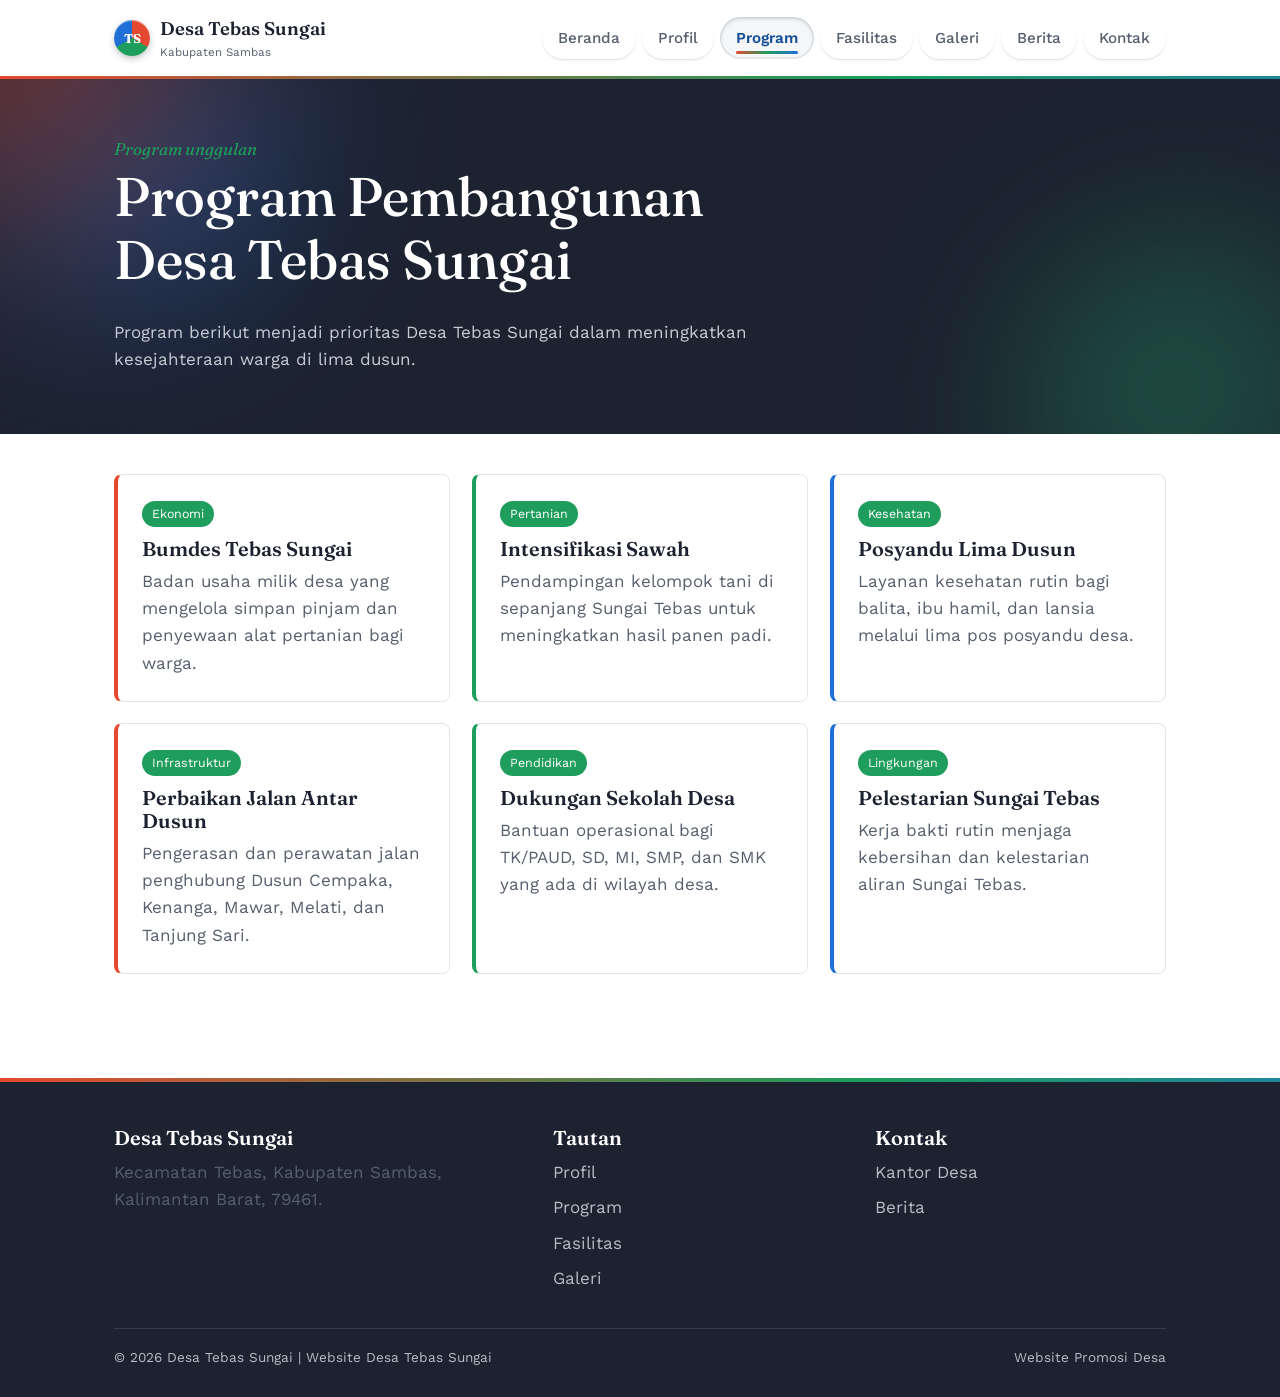
<file: program.html>
<!DOCTYPE html>
<html lang="id">
<head>
<meta charset="UTF-8">
<meta name="viewport" content="width=device-width, initial-scale=1.0">
<title>Program | Desa Tebas Sungai</title>
<link rel="preconnect" href="https://fonts.googleapis.com">
<link href="https://fonts.googleapis.com/css2?family=Fraunces:ital,wght@0,500;0,600;1,500&family=Work+Sans:wght@400;500;600&display=swap" rel="stylesheet">
<link rel="stylesheet" href="style.css">
</head>
<body>

<nav class="site-nav">
  <div class="wrap">
    <a class="brand" href="index.html">
      <span class="brand-mark">TS</span>
      <span>Desa Tebas Sungai<small>Kabupaten Sambas</small></span>
    </a>
    <button class="nav-toggle" aria-label="Buka menu" aria-expanded="false"><span></span></button>
    <ul class="nav-links">
      <li><a href="index.html">Beranda</a></li>
      <li><a href="profil.html">Profil</a></li>
      <li><a href="program.html" aria-current="page">Program</a></li>
      <li><a href="fasilitas.html">Fasilitas</a></li>
      <li><a href="galeri.html">Galeri</a></li>
      <li><a href="berita.html">Berita</a></li>
      <li><a href="kontak.html">Kontak</a></li>
    </ul>
  </div>
</nav>

<section class="block page-hero">
  <div class="wrap">
    <div class="section-head">
      <span class="kicker">Program unggulan</span>
      <h1>Program Pembangunan Desa Tebas Sungai</h1>
      <p>Program berikut menjadi prioritas Desa Tebas Sungai dalam meningkatkan kesejahteraan warga di lima dusun.</p>
    </div>
  </div>
</section>

<section class="block" style="padding-top:40px;">
  <div class="wrap">
    <div class="grid-3">
      <div class="card"><span class="tag">Ekonomi</span><h3>Bumdes Tebas Sungai</h3><p>Badan usaha milik desa yang mengelola simpan pinjam dan penyewaan alat pertanian bagi warga.</p></div>
      <div class="card"><span class="tag">Pertanian</span><h3>Intensifikasi Sawah</h3><p>Pendampingan kelompok tani di sepanjang Sungai Tebas untuk meningkatkan hasil panen padi.</p></div>
      <div class="card"><span class="tag">Kesehatan</span><h3>Posyandu Lima Dusun</h3><p>Layanan kesehatan rutin bagi balita, ibu hamil, dan lansia melalui lima pos posyandu desa.</p></div>
      <div class="card"><span class="tag">Infrastruktur</span><h3>Perbaikan Jalan Antar Dusun</h3><p>Pengerasan dan perawatan jalan penghubung Dusun Cempaka, Kenanga, Mawar, Melati, dan Tanjung Sari.</p></div>
      <div class="card"><span class="tag">Pendidikan</span><h3>Dukungan Sekolah Desa</h3><p>Bantuan operasional bagi TK/PAUD, SD, MI, SMP, dan SMK yang ada di wilayah desa.</p></div>
      <div class="card"><span class="tag">Lingkungan</span><h3>Pelestarian Sungai Tebas</h3><p>Kerja bakti rutin menjaga kebersihan dan kelestarian aliran Sungai Tebas.</p></div>
    </div>
  </div>
</section>

<footer class="site-footer">
  <div class="wrap">
    <div class="footer-grid">
      <div>
        <h3>Desa Tebas Sungai</h3>
        <p>Kecamatan Tebas, Kabupaten Sambas, Kalimantan Barat, 79461.</p>
      </div>
      <div>
        <h3>Tautan</h3>
        <a href="profil.html">Profil</a>
        <a href="program.html">Program</a>
        <a href="fasilitas.html">Fasilitas</a>
        <a href="galeri.html">Galeri</a>
      </div>
      <div>
        <h3>Kontak</h3>
        <a href="kontak.html">Kantor Desa</a>
        <a href="berita.html">Berita</a>
      </div>
    </div>
    <div class="footer-bottom">
      <span>© 2026 Desa Tebas Sungai | Website Desa Tebas Sungai</span>
      <span>Website Promosi Desa</span>
    </div>
  </div>
</footer>

<script src="script.js"></script>
</body>
</html>
</file>
<file: style.css>
/* =========================================================
   Desa Tebas Sungai — stylesheet
   Palette: RGB-inspired — merah, hijau, biru sebagai aksen
   di atas dasar putih bersih, terinspirasi Sungai Tebas
   dan pertanian sekitarnya.
   ========================================================= */

:root {
  --red: #e4482e;
  --red-deep: #b6341e;
  --green: #1f9d5c;
  --green-deep: #147245;
  --blue: #1f6fd6;
  --blue-deep: #144d99;
  --ink: #1c2230;
  --ink-soft: #565f6d;
  --paper: #ffffff;
  --paper-tint: #f4f6f8;
  --line: #e2e6ea;

  --font-display: "Fraunces", "Iowan Old Style", Georgia, serif;
  --font-body: "Work Sans", "Segoe UI", sans-serif;

  --max-w: 1100px;
}

* { box-sizing: border-box; }
html { scroll-behavior: smooth; }

@media (prefers-reduced-motion: reduce) {
  html { scroll-behavior: auto; }
  *, *::before, *::after { animation-duration: 0.001ms !important; transition-duration: 0.001ms !important; }
  .reveal { opacity: 1 !important; transform: none !important; }
}

/* ---------- Animasi muncul saat discroll ---------- */
.reveal {
  opacity: 0;
  transform: translateY(22px);
  transition: opacity 0.6s ease, transform 0.6s ease;
  will-change: transform, opacity;
}
.reveal.in-view { opacity: 1; transform: translateY(0); }

.card, .gallery-scene { transition: transform 0.25s ease, box-shadow 0.25s ease; transform-style: preserve-3d; }
.card:hover, .gallery-scene:hover { box-shadow: 0 18px 30px -18px rgba(28,34,48,0.28); }

body {
  margin: 0;
  background: var(--paper);
  color: var(--ink);
  font-family: var(--font-body);
  font-size: 17px;
  line-height: 1.6;
}

h1, h2, h3, h4 {
  font-family: var(--font-display);
  color: var(--ink);
  line-height: 1.15;
  margin: 0 0 0.5em;
  font-weight: 600;
}

h1 { font-size: clamp(2.2rem, 5vw, 3.4rem); font-weight: 500; }
h2 { font-size: clamp(1.6rem, 3vw, 2.2rem); }
h3 { font-size: 1.25rem; }

p { margin: 0 0 1em; max-width: 62ch; color: var(--ink-soft); }

a { color: var(--blue); }
a:focus-visible, button:focus-visible, input:focus-visible, textarea:focus-visible {
  outline: 3px solid var(--blue);
  outline-offset: 2px;
}

img { max-width: 100%; display: block; }

.wrap { max-width: var(--max-w); margin: 0 auto; padding: 0 24px; }

/* ---------- Navigation ---------- */

.site-nav {
  background: var(--paper);
  position: sticky;
  top: 0;
  z-index: 40;
}

.site-nav::after {
  content: "";
  display: block;
  height: 3px;
  background: linear-gradient(90deg, var(--red), var(--green), var(--blue), var(--red));
  background-size: 200% 100%;
  animation: flowRGB 6s linear infinite;
}

@keyframes flowRGB {
  0% { background-position: 0% 0; }
  100% { background-position: 200% 0; }
}

@media (prefers-reduced-motion: reduce) {
  .site-nav::after { animation: none; }
}

.site-nav .wrap {
  display: flex;
  align-items: center;
  justify-content: space-between;
  gap: 24px;
  padding-top: 14px;
  padding-bottom: 14px;
}

.brand {
  display: flex;
  align-items: center;
  gap: 10px;
  color: var(--ink);
  text-decoration: none;
  font-family: var(--font-display);
  font-size: 1.15rem;
  font-weight: 600;
}

.brand-mark {
  width: 36px;
  height: 36px;
  border-radius: 50%;
  background: conic-gradient(var(--red) 0deg 120deg, var(--green) 120deg 240deg, var(--blue) 240deg 360deg);
  display: grid;
  place-items: center;
  color: #fff;
  font-family: var(--font-display);
  font-weight: 700;
  font-size: 0.8rem;
  flex-shrink: 0;
  box-shadow: 0 3px 8px -2px rgba(28,34,48,0.4), inset 0 1px 1px rgba(255,255,255,0.5);
  transition: transform 0.4s cubic-bezier(0.34, 1.56, 0.64, 1);
}

.brand:hover .brand-mark { transform: rotate(18deg) scale(1.08); }

.brand small {
  display: block;
  font-family: var(--font-body);
  font-weight: 400;
  font-size: 0.72rem;
  color: var(--ink-soft);
}

.nav-links { list-style: none; display: flex; gap: 6px; margin: 0; padding: 0; perspective: 500px; }

@keyframes navDrop {
  0% { opacity: 0; transform: translateY(-14px) rotateX(-40deg); }
  100% { opacity: 1; transform: translateY(0) rotateX(0); }
}
.nav-links li { animation: navDrop 0.5s cubic-bezier(0.34, 1.56, 0.64, 1) backwards; }
.nav-links li:nth-child(1) { animation-delay: 0.05s; }
.nav-links li:nth-child(2) { animation-delay: 0.1s; }
.nav-links li:nth-child(3) { animation-delay: 0.15s; }
.nav-links li:nth-child(4) { animation-delay: 0.2s; }
.nav-links li:nth-child(5) { animation-delay: 0.25s; }
.nav-links li:nth-child(6) { animation-delay: 0.3s; }
.nav-links li:nth-child(7) { animation-delay: 0.35s; }

.nav-links a {
  position: relative;
  display: inline-block;
  color: var(--ink-soft);
  text-decoration: none;
  font-size: 0.95rem;
  font-weight: 500;
  padding: 9px 16px;
  border-radius: 999px;
  background: var(--paper);
  box-shadow: 0 1px 0 var(--line), 0 2px 4px -2px rgba(28,34,48,0.12);
  transform: translateY(0) translateZ(0);
  transition: transform 0.28s cubic-bezier(0.34, 1.56, 0.64, 1),
              box-shadow 0.28s ease,
              color 0.2s ease,
              background 0.2s ease;
}

.nav-links li:nth-child(3n+1) a:hover,
.nav-links li:nth-child(3n+1) a[aria-current="page"] { color: var(--red-deep); }
.nav-links li:nth-child(3n+2) a:hover,
.nav-links li:nth-child(3n+2) a[aria-current="page"] { color: var(--green-deep); }
.nav-links li:nth-child(3n+3) a:hover,
.nav-links li:nth-child(3n+3) a[aria-current="page"] { color: var(--blue-deep); }

.nav-links a:hover {
  transform: translateY(-3px) rotateX(8deg);
  box-shadow: 0 8px 14px -6px rgba(28,34,48,0.28), 0 2px 4px rgba(28,34,48,0.1);
  background: var(--paper-tint);
}

.nav-links a:active {
  transform: translateY(0) scale(0.96);
  transition-duration: 0.08s;
}

.nav-links a[aria-current="page"] {
  font-weight: 600;
  background: var(--paper-tint);
  box-shadow: inset 0 2px 4px rgba(28,34,48,0.12), inset 0 0 0 1.5px var(--line);
}

.nav-links a[aria-current="page"]::after {
  content: "";
  position: absolute;
  left: 16px;
  right: 16px;
  bottom: 5px;
  height: 3px;
  border-radius: 2px;
  background: linear-gradient(90deg, var(--red), var(--green), var(--blue));
}

.nav-toggle {
  display: none;
  position: relative;
  width: 42px;
  height: 38px;
  background: var(--paper);
  border: 1px solid var(--line);
  color: transparent;
  border-radius: 10px;
  padding: 0;
  box-shadow: 0 2px 5px -2px rgba(28,34,48,0.2);
  transition: transform 0.15s ease, box-shadow 0.15s ease;
}

.nav-toggle:hover { transform: translateY(-1px); box-shadow: 0 5px 10px -4px rgba(28,34,48,0.3); }
.nav-toggle:active { transform: translateY(0) scale(0.95); }

.nav-toggle span,
.nav-toggle::before,
.nav-toggle::after {
  content: "";
  position: absolute;
  left: 10px;
  right: 10px;
  height: 2px;
  border-radius: 2px;
  background: var(--ink);
  transition: transform 0.3s ease, opacity 0.2s ease, top 0.3s ease;
}
.nav-toggle::before { top: 13px; }
.nav-toggle span { top: 18px; }
.nav-toggle::after { top: 23px; }

.nav-toggle[aria-expanded="true"]::before { top: 18px; transform: rotate(45deg); }
.nav-toggle[aria-expanded="true"] span { opacity: 0; }
.nav-toggle[aria-expanded="true"]::after { top: 18px; transform: rotate(-45deg); }

@media (max-width: 760px) {
  .nav-toggle { display: block; }
  .nav-links { display: none; flex-direction: column; width: 100%; padding: 10px 0 16px; gap: 8px; }
  .nav-links.open { display: flex; }
  .nav-links a:hover { transform: translateX(4px); }
  .site-nav .wrap { flex-wrap: wrap; }
}

/* ---------- Hero ---------- */

.hero {
  background: var(--ink);
  position: relative;
  overflow: hidden;
  isolation: isolate;
}

/* ---------- Ambient RGB glow: HD, bergerak pelan ---------- */
.hero::before,
.hero::after {
  content: "";
  position: absolute;
  z-index: -1;
  width: 520px;
  height: 520px;
  border-radius: 50%;
  filter: blur(90px);
  opacity: 0.55;
  pointer-events: none;
}

.hero::before {
  top: -220px;
  left: -140px;
  background: radial-gradient(circle at 30% 30%, var(--red), transparent 70%),
              radial-gradient(circle at 70% 70%, var(--blue), transparent 70%);
  animation: glowDrift1 16s ease-in-out infinite;
}

.hero::after {
  bottom: -260px;
  right: -160px;
  background: radial-gradient(circle at 40% 40%, var(--green), transparent 70%),
              radial-gradient(circle at 65% 60%, var(--blue), transparent 70%);
  animation: glowDrift2 20s ease-in-out infinite;
}

@keyframes glowDrift1 {
  0%, 100% { transform: translate(0, 0) scale(1); }
  50% { transform: translate(60px, 40px) scale(1.15); }
}
@keyframes glowDrift2 {
  0%, 100% { transform: translate(0, 0) scale(1); }
  50% { transform: translate(-50px, -30px) scale(1.1); }
}

@media (prefers-reduced-motion: reduce) {
  .hero::before, .hero::after { animation: none; }
}

.hero-inner {
  display: grid;
  grid-template-columns: 1.1fr 0.9fr;
  gap: 40px;
  align-items: center;
  padding: 64px 0;
}

.hero-text { color: #fff; }

.hero-eyebrow {
  color: var(--green);
  font-family: var(--font-display);
  font-style: italic;
  font-size: 1.05rem;
  margin-bottom: 6px;
}

.hero-text h1 { color: #fff; }
.hero-text p { color: #c7ccd6; font-size: 1.08rem; max-width: 46ch; }

.hero-actions { display: flex; gap: 14px; margin-top: 20px; flex-wrap: wrap; }

.btn {
  display: inline-block;
  padding: 11px 22px;
  border-radius: 999px;
  text-decoration: none;
  font-size: 0.95rem;
  font-weight: 600;
  border: 1px solid transparent;
  transition: transform 0.25s cubic-bezier(0.34, 1.56, 0.64, 1), box-shadow 0.25s ease;
}

.btn:hover { transform: translateY(-3px); }
.btn:active { transform: translateY(-1px) scale(0.97); transition-duration: 0.08s; }

.btn-red {
  background: var(--red);
  color: #fff;
  box-shadow: 0 4px 0 var(--red-deep), 0 8px 14px -6px rgba(228,72,46,0.55);
}
.btn-red:hover { box-shadow: 0 6px 0 var(--red-deep), 0 14px 20px -8px rgba(228,72,46,0.6); }
.btn-red:active { box-shadow: 0 2px 0 var(--red-deep); }

.btn-outline {
  border-color: #ffffff55;
  color: #fff;
  box-shadow: inset 0 0 0 1px transparent;
}
.btn-outline:hover { background: #ffffff14; border-color: #ffffff88; }

.hero-art { align-self: center; perspective: 900px; }
.hero-art svg { display: block; filter: drop-shadow(0 20px 30px rgba(0,0,0,0.35)); }

/* Elemen bergerak dalam ilustrasi hero: matahari berdenyut,
   air berkilau, awan & perahu bergeser pelan, burung mengepak */
.sun-glow { animation: pulseGlow 4s ease-in-out infinite; transform-origin: center; }
.water-shimmer { animation: shimmer 3.2s ease-in-out infinite; }
.water-shimmer2 { animation: shimmer 3.6s ease-in-out infinite 0.4s; }
.cloud-drift { animation: driftX 14s ease-in-out infinite; }
.cloud-drift2 { animation: driftX 18s ease-in-out infinite 2s; }
.boat-bob { animation: bob 3s ease-in-out infinite; transform-origin: center; }
.bird-flap { animation: flap 1.2s ease-in-out infinite; transform-origin: center; }
.bird-flap2 { animation: flap 1.2s ease-in-out infinite 0.3s; transform-origin: center; }
.leaf-sway { animation: sway 5s ease-in-out infinite; transform-origin: bottom center; }

@keyframes pulseGlow { 0%,100% { opacity: 0.85; transform: scale(1); } 50% { opacity: 1; transform: scale(1.06); } }
@keyframes shimmer { 0%,100% { opacity: 0.55; } 50% { opacity: 1; } }
@keyframes driftX { 0%,100% { transform: translateX(0); } 50% { transform: translateX(14px); } }
@keyframes bob { 0%,100% { transform: translateY(0) rotate(0deg); } 50% { transform: translateY(-5px) rotate(-1.5deg); } }
@keyframes flap { 0%,100% { transform: scaleY(1); } 50% { transform: scaleY(0.55); } }
@keyframes sway { 0%,100% { transform: rotate(-3deg); } 50% { transform: rotate(3deg); } }

/* ---------- Stats strip ---------- */

.stats { background: var(--paper-tint); border-bottom: 1px solid var(--line); }

.stats-grid { display: grid; grid-template-columns: repeat(4, 1fr); gap: 24px; padding: 36px 0; }

.stat { border-top: 3px solid var(--red); padding-top: 10px; }
.stat:nth-child(2) { border-top-color: var(--green); }
.stat:nth-child(3) { border-top-color: var(--blue); }
.stat:nth-child(4) { border-top-color: var(--red); }

.stat b { display: block; font-family: var(--font-display); font-size: 2.1rem; color: var(--ink); }
.stat span { color: var(--ink-soft); font-size: 0.92rem; }

@media (max-width: 700px) {
  .hero-inner { grid-template-columns: 1fr; }
  .hero-art { display: none; }
  .stats-grid { grid-template-columns: 1fr 1fr; }
}

/* ---------- Sections ---------- */

section.block { padding: 64px 0; }
section.block.tight { padding: 40px 0; }

.section-head { max-width: 60ch; margin-bottom: 36px; }
.section-head .kicker { font-family: var(--font-display); font-style: italic; color: var(--blue); margin-bottom: 4px; display: block; }

/* ---------- Page hero: header gelap + glow RGB untuk halaman selain beranda ---------- */
.page-hero {
  background: var(--ink);
  position: relative;
  overflow: hidden;
  isolation: isolate;
  padding: 56px 0 44px !important;
  margin-bottom: 0;
}
.page-hero::before,
.page-hero::after {
  content: "";
  position: absolute;
  z-index: -1;
  width: 420px;
  height: 420px;
  border-radius: 50%;
  filter: blur(80px);
  opacity: 0.5;
  pointer-events: none;
}
.page-hero::before {
  top: -180px; left: -120px;
  background: radial-gradient(circle at 30% 30%, var(--red), transparent 70%),
              radial-gradient(circle at 70% 70%, var(--blue), transparent 70%);
  animation: glowDrift1 16s ease-in-out infinite;
}
.page-hero::after {
  bottom: -200px; right: -140px;
  background: radial-gradient(circle at 40% 40%, var(--green), transparent 70%);
  animation: glowDrift2 20s ease-in-out infinite;
}
.page-hero .section-head { margin-bottom: 0; }
.page-hero .kicker { color: var(--green); }
.page-hero h1, .page-hero h2 { color: #fff; }
.page-hero p { color: #c7ccd6; }

@media (prefers-reduced-motion: reduce) {
  .page-hero::before, .page-hero::after { animation: none; }
}

.grid-3 { display: grid; grid-template-columns: repeat(3, 1fr); gap: 22px; }
.grid-2 { display: grid; grid-template-columns: 1fr 1fr; gap: 28px; }

@media (max-width: 760px) {
  .grid-3 { grid-template-columns: 1fr; }
  .grid-2 { grid-template-columns: 1fr; }
}

.card {
  background: var(--paper);
  border: 1px solid var(--line);
  border-left: 4px solid var(--blue);
  border-radius: 8px;
  padding: 24px;
}

.grid-3 .card:nth-child(3n+1) { border-left-color: var(--red); }
.grid-3 .card:nth-child(3n+2) { border-left-color: var(--green); }
.grid-3 .card:nth-child(3n+3) { border-left-color: var(--blue); }

.card h3 { margin-bottom: 8px; }
.card p { margin-bottom: 0; }

.list-hamlet { list-style: none; margin: 0; padding: 0; display: grid; gap: 10px; }

.list-hamlet li {
  display: flex;
  gap: 14px;
  align-items: baseline;
  padding: 14px 0;
  border-bottom: 1px solid var(--line);
}

.list-hamlet li:nth-child(3n+1) .num { color: var(--red); }
.list-hamlet li:nth-child(3n+2) .num { color: var(--green); }
.list-hamlet li:nth-child(3n+3) .num { color: var(--blue); }

.list-hamlet .num { font-family: var(--font-display); font-size: 1.3rem; width: 28px; flex-shrink: 0; }

.photo-tile {
  aspect-ratio: 4/3;
  border-radius: 8px;
  display: grid;
  place-items: center;
  color: #ffffffdd;
  font-size: 0.85rem;
  overflow: hidden;
  text-align: center;
  padding: 12px;
}

.photo-tile:nth-child(6n+1) { background: linear-gradient(135deg, var(--red), var(--red-deep)); }
.photo-tile:nth-child(6n+2) { background: linear-gradient(135deg, var(--green), var(--green-deep)); }
.photo-tile:nth-child(6n+3) { background: linear-gradient(135deg, var(--blue), var(--blue-deep)); }
.photo-tile:nth-child(6n+4) { background: linear-gradient(135deg, var(--blue), var(--red)); }
.photo-tile:nth-child(6n+5) { background: linear-gradient(135deg, var(--green), var(--blue)); }
.photo-tile:nth-child(6n+6) { background: linear-gradient(135deg, var(--red), var(--green)); }

/* ---------- Galeri: ilustrasi adegan orisinal ---------- */
.gallery-scene {
  margin: 0;
  border-radius: 12px;
  overflow: hidden;
  background: var(--paper);
  border: 1px solid var(--line);
  perspective: 700px;
}
.gallery-scene .scene-frame {
  aspect-ratio: 4/3;
  overflow: hidden;
  position: relative;
}
.gallery-scene svg,
.gallery-scene img {
  width: 100%;
  height: 100%;
  object-fit: cover;
  display: block;
  transition: transform 0.5s ease;
}
.gallery-scene:hover svg,
.gallery-scene:hover img { transform: scale(1.06); }
.gallery-scene .scene-caption {
  padding: 14px 16px;
  border-top: 1px solid var(--line);
}
.gallery-scene .scene-caption h3 { margin-bottom: 2px; font-size: 1.05rem; }
.gallery-scene .scene-caption span {
  font-size: 0.8rem;
  color: var(--ink-soft);
}

.news-item { border-bottom: 1px solid var(--line); padding: 22px 0; }
.news-date { color: var(--blue); font-size: 0.85rem; display: block; margin-bottom: 6px; }

.tag {
  display: inline-block;
  font-size: 0.78rem;
  color: #fff;
  background: var(--green);
  padding: 3px 10px;
  border-radius: 999px;
  margin-bottom: 10px;
}


/* ---------- Lokasi Desa / Google Maps ---------- */
.contact-location-grid {
  align-items: stretch;
}

.contact-info-card,
.map-card {
  height: 100%;
}

.contact-info-card {
  border-left: 4px solid var(--blue);
}

.map-card {
  padding: 18px;
  overflow: hidden;
}

.map-card-head {
  display: flex;
  align-items: flex-start;
  justify-content: space-between;
  gap: 14px;
  margin-bottom: 14px;
}

.map-card-head .kicker {
  display: block;
  margin-bottom: 2px;
  color: var(--blue);
  font-family: var(--font-display);
  font-style: italic;
  font-size: .9rem;
}

.map-card-head h3 {
  margin-bottom: 0;
}

.map-badge {
  flex: 0 0 auto;
  padding: 5px 10px;
  border-radius: 999px;
  background: #eef7ff;
  color: var(--blue-deep);
  font-size: .75rem;
  font-weight: 600;
}

.map-frame {
  width: 100%;
  height: 300px;
  overflow: hidden;
  border-radius: 14px;
  border: 1px solid var(--line);
  background: var(--paper-tint);
}

.map-frame iframe {
  width: 100%;
  height: 100%;
  border: 0;
  display: block;
}

@media (max-width: 620px) {
  .map-card-head {
    flex-direction: column;
  }

  .map-frame {
    height: 260px;
  }
}

/* ---------- Footer ---------- */

footer.site-footer {
  background: var(--ink);
  color: #b7bcc8;
  padding: 48px 0 28px;
  margin-top: 40px;
  position: relative;
}

footer.site-footer::before {
  content: "";
  position: absolute;
  top: 0; left: 0; right: 0;
  height: 4px;
  background: linear-gradient(90deg, var(--red), var(--green), var(--blue), var(--red));
  background-size: 200% 100%;
  animation: flowRGB 6s linear infinite;
}

@media (prefers-reduced-motion: reduce) {
  footer.site-footer::before { animation: none; }
}

footer.site-footer h3 { color: #fff; }

.footer-grid { display: grid; grid-template-columns: 1.4fr 1fr 1fr; gap: 32px; margin-bottom: 28px; }
.footer-grid a { color: #b7bcc8; text-decoration: none; display: block; margin-bottom: 8px; }
.footer-grid a:hover { color: #fff; }

.footer-bottom {
  border-top: 1px solid #333c4d;
  padding-top: 18px;
  font-size: 0.85rem;
  display: flex;
  justify-content: space-between;
  flex-wrap: wrap;
  gap: 10px;
}

@media (max-width: 700px) {
  .footer-grid { grid-template-columns: 1fr; }
}


/* ---------- Forum Pengaduan ---------- */
.complaint-section {
  background: linear-gradient(180deg, #f4f8f5 0%, #ffffff 100%);
  border-top: 1px solid var(--line);
}

.complaint-layout {
  display: grid;
  grid-template-columns: minmax(0, 1.45fr) minmax(280px, 0.75fr);
  gap: 28px;
  align-items: start;
}

.complaint-form,
.complaint-check {
  background: var(--paper);
  border: 1px solid var(--line);
  border-radius: 22px;
  padding: 28px;
  box-shadow: 0 16px 38px -28px rgba(28,34,48,0.35);
}

.complaint-form {
  display: grid;
  gap: 18px;
}

.form-grid-2 {
  display: grid;
  grid-template-columns: 1fr 1fr;
  gap: 18px;
}

.complaint-form label,
.complaint-check label {
  display: block;
  margin-bottom: 7px;
  color: var(--ink);
  font-weight: 600;
  font-size: 0.94rem;
}

.complaint-form input,
.complaint-form select,
.complaint-form textarea,
.complaint-check input {
  width: 100%;
  border: 1px solid var(--line);
  border-radius: 12px;
  padding: 13px 14px;
  background: #fff;
  color: var(--ink);
  font: inherit;
  transition: border-color .2s ease, box-shadow .2s ease, transform .2s ease;
}

.complaint-form textarea { resize: vertical; min-height: 140px; }

.complaint-form input:focus,
.complaint-form select:focus,
.complaint-form textarea:focus,
.complaint-check input:focus {
  outline: none;
  border-color: var(--green);
  box-shadow: 0 0 0 4px rgba(31,157,92,.12);
}

.btn-green {
  background: var(--green);
  color: #fff;
  border: 1px solid var(--green);
  cursor: pointer;
}

.btn-green:hover {
  background: var(--green-deep);
  color: #fff;
  transform: translateY(-2px);
}

.form-note {
  margin: -4px 0 0;
  font-size: .85rem;
  color: var(--ink-soft);
}

.form-result {
  min-height: 0;
  margin-top: 2px;
  font-size: .94rem;
}

.form-result.success {
  padding: 13px 15px;
  border-radius: 12px;
  background: #eef9f2;
  border: 1px solid #bfe5cc;
  color: #145c35;
}

.form-result.error {
  padding: 13px 15px;
  border-radius: 12px;
  background: #fff3f0;
  border: 1px solid #f1c7bd;
  color: #8c2d1d;
}

.complaint-check {
  position: sticky;
  top: 110px;
}

.complaint-check .btn { margin-top: 16px; }

.gallery-map-link {
  display: inline-flex;
  margin-top: 12px;
  padding: 9px 13px;
  border-radius: 999px;
  background: #eef7ff;
  color: var(--blue-deep);
  text-decoration: none;
  font-size: .88rem;
  font-weight: 600;
  transition: transform .2s ease, background .2s ease;
}

.gallery-map-link:hover {
  transform: translateY(-2px);
  background: #e2f0ff;
}

@media (max-width: 800px) {
  .complaint-layout { grid-template-columns: 1fr; }
  .complaint-check { position: static; }
}

@media (max-width: 620px) {
  .form-grid-2 { grid-template-columns: 1fr; }
  .complaint-form, .complaint-check { padding: 20px; border-radius: 18px; }
}
</file>
